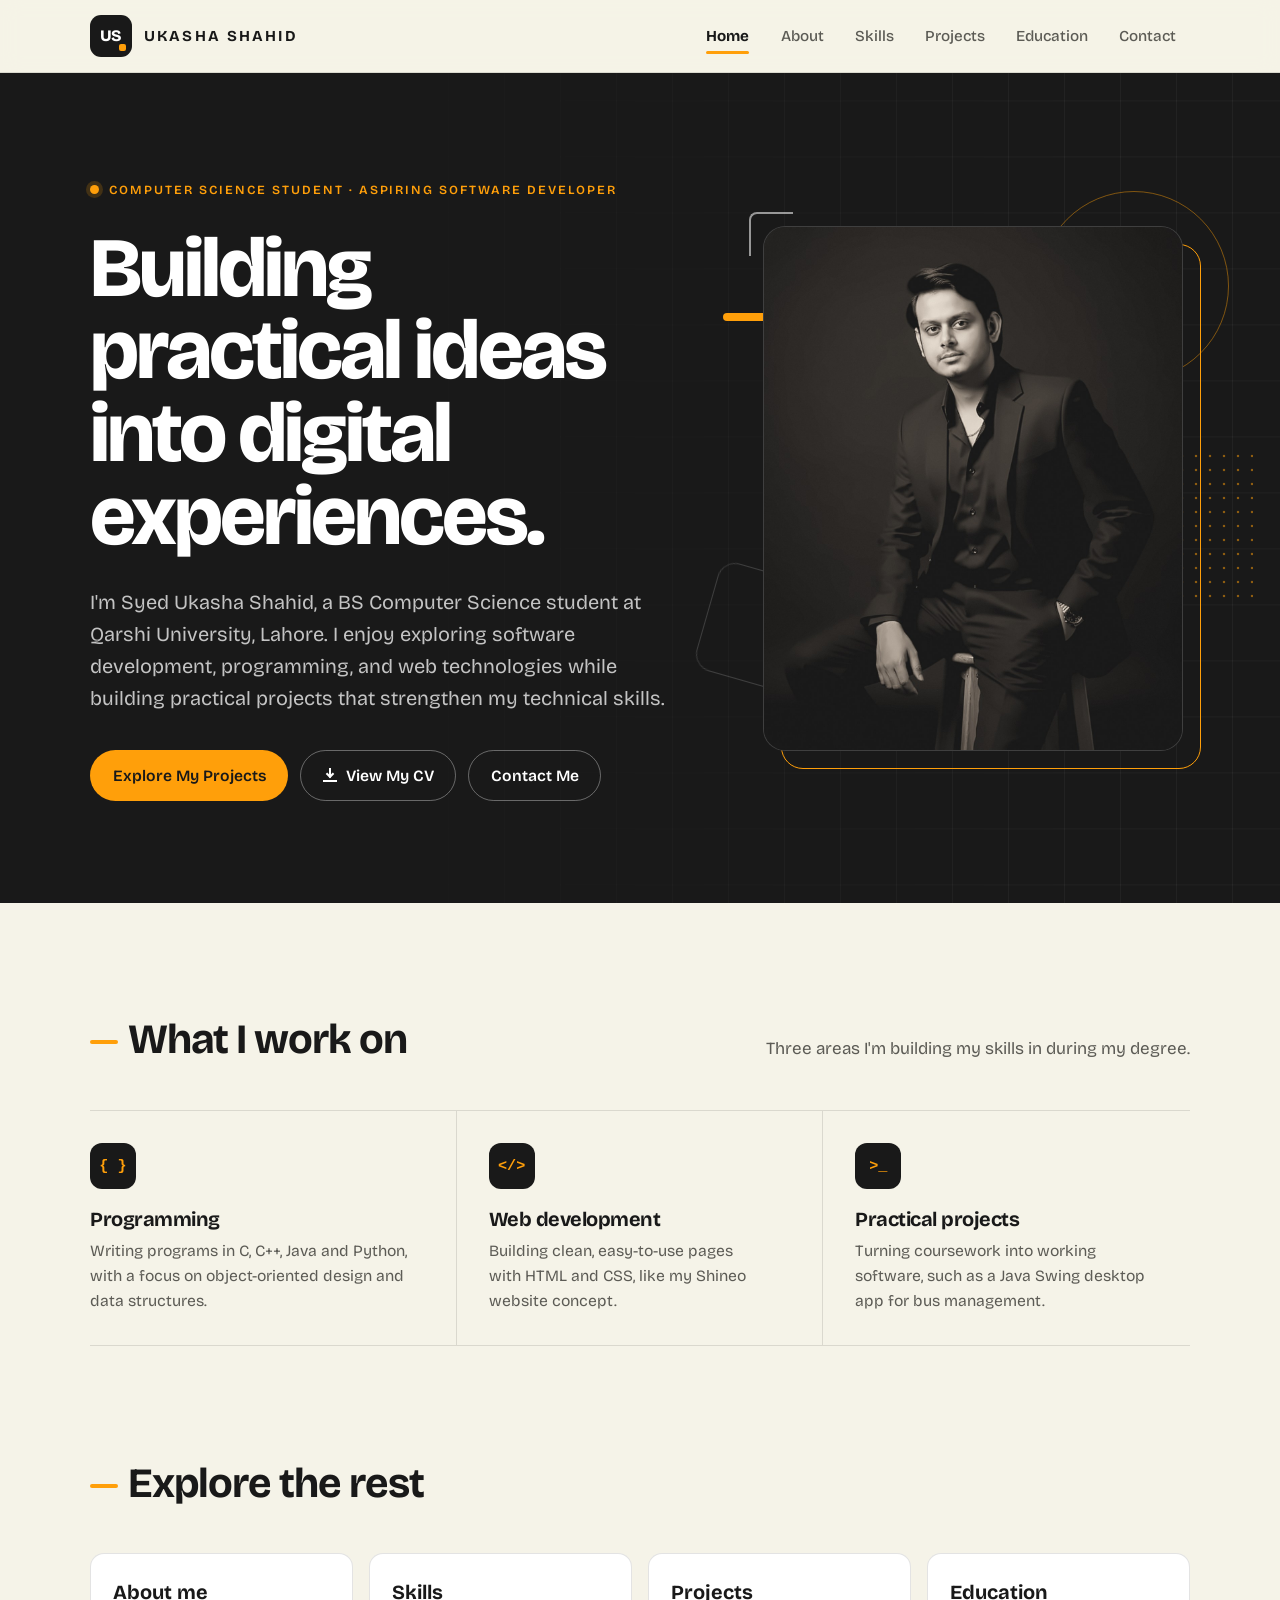
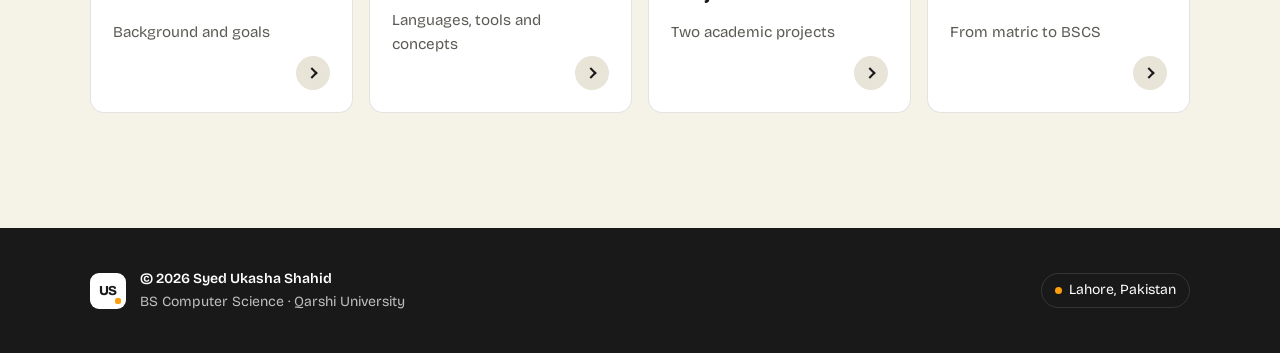
<file: index.html>
<!DOCTYPE html>
<html lang="en">
<head>
  <meta charset="UTF-8">
  <meta name="viewport" content="width=device-width, initial-scale=1">
  <title>Syed Ukasha Shahid — Computer Science Student</title>
  <meta name="description" content="Portfolio of Syed Ukasha Shahid, BS Computer Science student at Qarshi University, Lahore.">
  <link rel="icon" href="data:image/svg+xml,%3Csvg xmlns='http://www.w3.org/2000/svg' viewBox='0 0 64 64'%3E%3Crect width='64' height='64' rx='16' fill='%23191919'/%3E%3Ctext x='29' y='42' font-family='Arial,sans-serif' font-size='26' font-weight='700' fill='%23fff' text-anchor='middle'%3EUS%3C/text%3E%3Crect x='46' y='46' width='9' height='9' rx='2' fill='%23FF9F0A'/%3E%3C/svg%3E">

  <!-- Font: Bricolage Grotesque from Google Fonts.
       If you are offline, the site falls back to your system font automatically. -->
  <link rel="preconnect" href="https://fonts.googleapis.com">
  <link rel="preconnect" href="https://fonts.gstatic.com" crossorigin>
  <link href="https://fonts.googleapis.com/css2?family=Bricolage+Grotesque:opsz,wght@12..96,400..800&display=swap" rel="stylesheet">

  <link rel="stylesheet" href="style.css">
  <!-- Marks that JavaScript is available (lets the mobile menu collapse and
       the animations run). If script.js ever fails to load, the timer makes
       sure no animated content stays hidden. -->
  <script>
    document.documentElement.classList.add("js");
    setTimeout(function () {
      if (!document.documentElement.classList.contains("motion-ready")) {
        document.documentElement.classList.add("motion-fallback");
      }
    }, 2500);
  </script>
  <script src="script.js" defer></script>
</head>
<body>
  <a class="skip-link" href="#main">Skip to content</a>

  <!-- ===== Shared header ===== -->
  <header class="site-header">
    <div class="container nav">
      <a class="brand" href="index.html" aria-label="Ukasha Shahid, home">
        <span class="monogram" aria-hidden="true">US</span>
        <span class="brand-name">UKASHA SHAHID</span>
      </a>

      <button class="nav-toggle" type="button" aria-expanded="false" aria-controls="nav-menu" aria-label="Open menu">
        <span class="nav-toggle-bars" aria-hidden="true"></span>
      </button>

      <nav aria-label="Main">
        <ul class="nav-links" id="nav-menu">
          <li><a href="index.html" aria-current="page">Home</a></li>
          <li><a href="about.html">About</a></li>
          <li><a href="skills.html">Skills</a></li>
          <li><a href="projects.html">Projects</a></li>
          <li><a href="education.html">Education</a></li>
          <li><a href="contact.html">Contact</a></li>
        </ul>
      </nav>
    </div>
  </header>

  <main id="main">
    <!-- ===== Hero ===== -->
    <section class="hero" aria-labelledby="hero-title" data-pointer-stage>
      <!-- Background grid; moves slightly slower than the page when scrolling -->
      <div class="hero-bg" aria-hidden="true" data-parallax="0.12"></div>

      <div class="container hero-grid">
        <div class="hero-text">
          <p class="hero-kicker" data-enter>COMPUTER SCIENCE STUDENT · ASPIRING SOFTWARE DEVELOPER</p>
          <h1 id="hero-title" data-enter="title">Building practical ideas into digital experiences.</h1>
          <p class="hero-intro" data-enter>
            I'm Syed Ukasha Shahid, a BS Computer Science student at Qarshi University, Lahore.
            I enjoy exploring software development, programming, and web technologies while
            building practical projects that strengthen my technical skills.
          </p>

          <div class="hero-actions" data-enter>
            <a class="btn btn-primary" href="projects.html">Explore My Projects</a>
            <!-- CV DOWNLOAD: place your PDF at assets/Syed_Ukasha_Shahid_CV.pdf
                 (same folder name and file name) for this button to work. -->
            <a class="btn btn-ghost-light" href="assets/Syed_Ukasha_Shahid_CV.pdf" download>
              <span class="icon-download" aria-hidden="true"></span>
              View My CV
            </a>
            <a class="btn btn-ghost-light" href="contact.html">Contact Me</a>
          </div>
        </div>

        <div class="portrait-stage">
          <!-- Decorative shapes behind the portrait.
               The wrapper drifts on scroll; each shape drifts with the pointer
               by a different amount (--depth) to create layers. -->
          <div class="hero-shapes" aria-hidden="true" data-parallax="-0.08">
            <span class="shape shape-ring" style="--depth: 0.9"></span>
            <span class="shape shape-square" style="--depth: 0.5"></span>
            <span class="shape shape-dots" style="--depth: 1.3"></span>
            <span class="shape shape-bar" style="--depth: 0.7"></span>
          </div>

          <figure class="portrait" data-enter="portrait">
            <!-- PROFILE PHOTO: replace assets/profile.jpg to change the picture.
                 A 4:5 portrait (for example 1200 x 1500 px) fits this frame best. -->
            <div class="portrait-layer">
              <div class="portrait-float">
                <div class="portrait-frame" data-photo-frame>
                  <img src="assets/profile.jpg"
                       alt="Portrait of Syed Ukasha Shahid in a dark suit, seated against a dark studio background"
                       width="1246" height="1558">
                  <span class="portrait-placeholder" aria-hidden="true">US</span>
                </div>
                <span class="portrait-badge">BSCS · CLASS OF 2028</span>
              </div>
            </div>
          </figure>
        </div>
      </div>
    </section>

    <!-- ===== Interests ===== -->
    <section class="section" aria-labelledby="interests-title">
      <div class="container">
        <div class="section-head">
          <h2 id="interests-title" data-reveal="heading"><span class="tick" aria-hidden="true"></span>What I work on</h2>
          <p data-reveal>Three areas I'm building my skills in during my degree.</p>
        </div>

        <div class="interests" data-stagger>
          <article class="interest" data-reveal="depth">
            <span class="interest-glyph" aria-hidden="true">{ }</span>
            <h3>Programming</h3>
            <p>Writing programs in C, C++, Java and Python, with a focus on object-oriented design and data structures.</p>
          </article>
          <article class="interest" data-reveal="depth">
            <span class="interest-glyph" aria-hidden="true">&lt;/&gt;</span>
            <h3>Web development</h3>
            <p>Building clean, easy-to-use pages with HTML and CSS, like my Shineo website concept.</p>
          </article>
          <article class="interest" data-reveal="depth">
            <span class="interest-glyph" aria-hidden="true">&gt;_</span>
            <h3>Practical projects</h3>
            <p>Turning coursework into working software, such as a Java Swing desktop app for bus management.</p>
          </article>
        </div>
      </div>
    </section>

    <!-- ===== Links to the other pages ===== -->
    <section class="section flush-top" aria-labelledby="explore-title">
      <div class="container">
        <div class="section-head">
          <h2 id="explore-title" data-reveal="heading"><span class="tick" aria-hidden="true"></span>Explore the rest</h2>
        </div>
        <div class="explore" data-stagger>
          <a href="about.html" data-reveal="depth"><strong>About me</strong><span>Background and goals</span><i class="go" aria-hidden="true"></i></a>
          <a href="skills.html" data-reveal="depth"><strong>Skills</strong><span>Languages, tools and concepts</span><i class="go" aria-hidden="true"></i></a>
          <a href="projects.html" data-reveal="depth"><strong>Projects</strong><span>Two academic projects</span><i class="go" aria-hidden="true"></i></a>
          <a href="education.html" data-reveal="depth"><strong>Education</strong><span>From matric to BSCS</span><i class="go" aria-hidden="true"></i></a>
        </div>
      </div>
    </section>
  </main>

  <!-- ===== Shared footer ===== -->
  <footer class="site-footer">
    <div class="container footer-inner">
      <div class="footer-brand">
        <span class="monogram" aria-hidden="true">US</span>
        <p class="footer-copy"><strong>© 2026 Syed Ukasha Shahid</strong>BS Computer Science · Qarshi University</p>
      </div>
      <span class="footer-place">Lahore, Pakistan</span>
    </div>
  </footer>
</body>
</html>
</file>
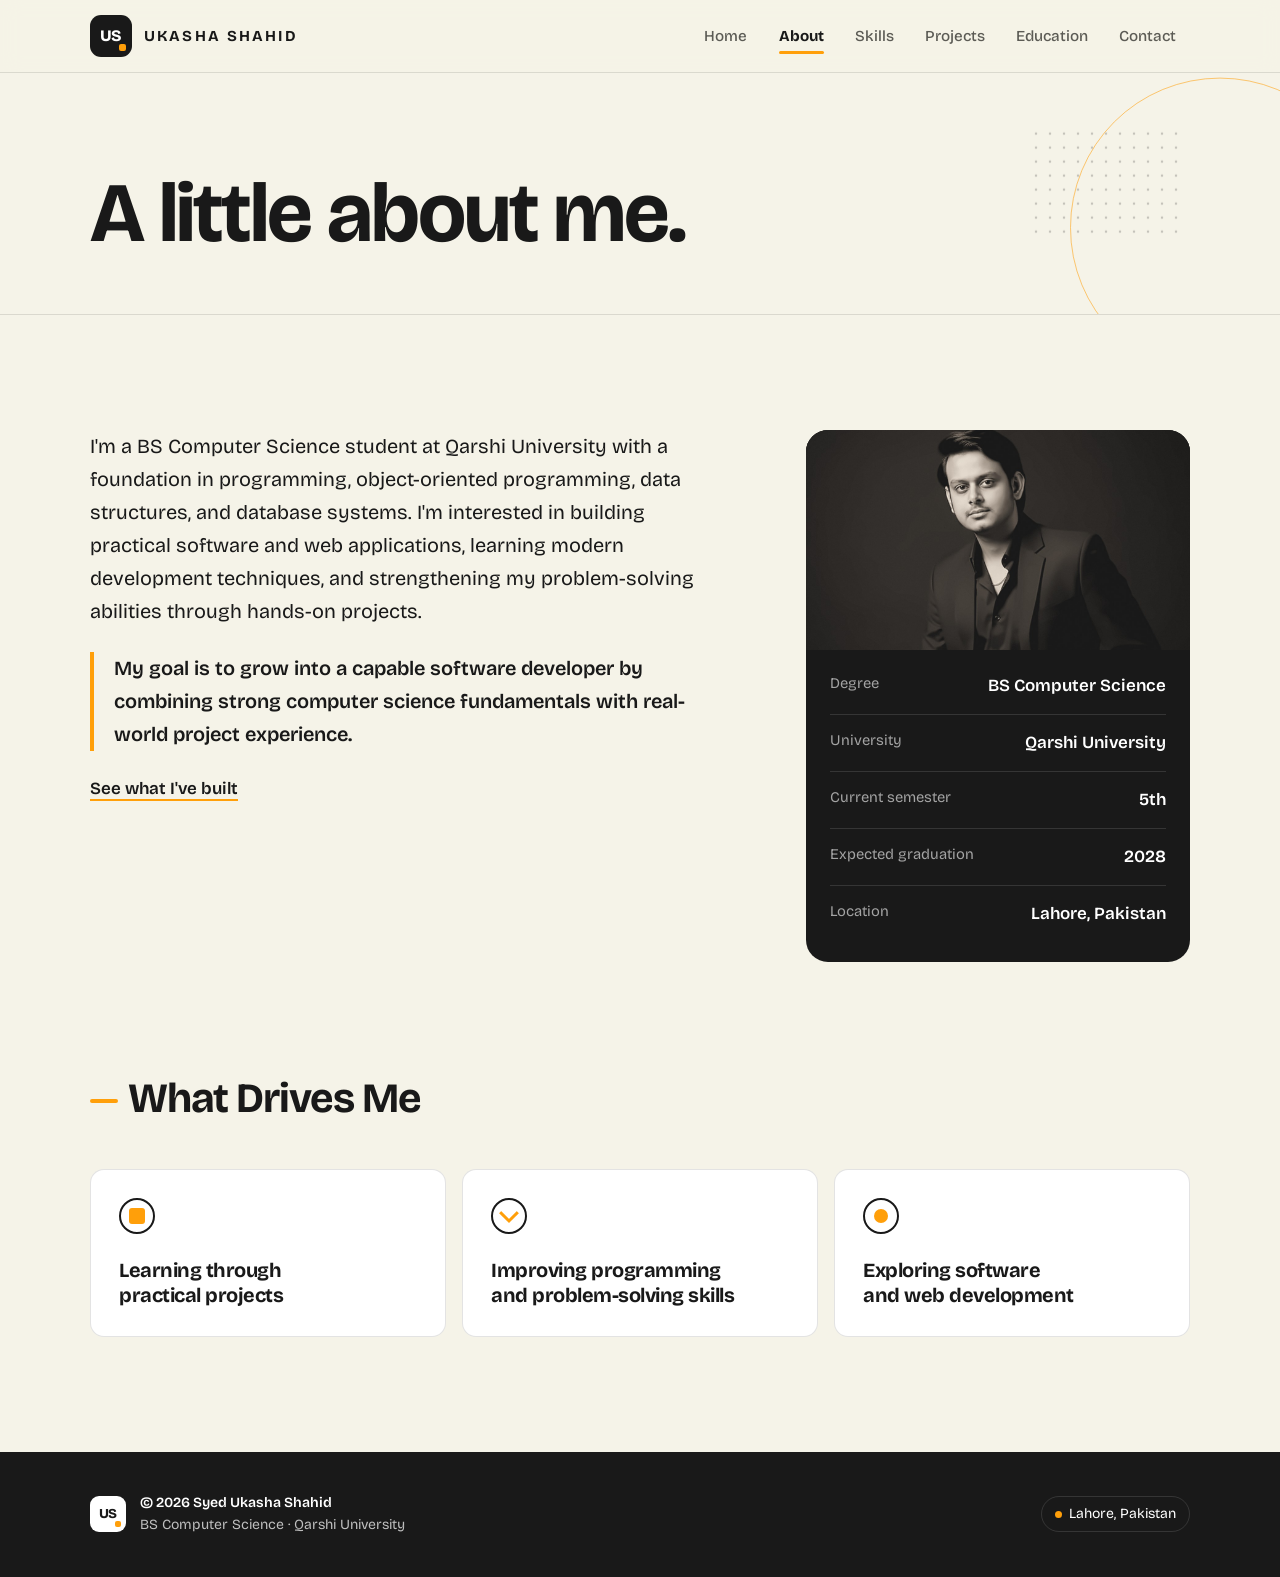
<file: about.html>
<!DOCTYPE html>
<html lang="en">
<head>
  <meta charset="UTF-8">
  <meta name="viewport" content="width=device-width, initial-scale=1">
  <title>About — Syed Ukasha Shahid</title>
  <meta name="description" content="About Syed Ukasha Shahid, BS Computer Science student at Qarshi University, Lahore.">
  <link rel="icon" href="data:image/svg+xml,%3Csvg xmlns='http://www.w3.org/2000/svg' viewBox='0 0 64 64'%3E%3Crect width='64' height='64' rx='16' fill='%23191919'/%3E%3Ctext x='29' y='42' font-family='Arial,sans-serif' font-size='26' font-weight='700' fill='%23fff' text-anchor='middle'%3EUS%3C/text%3E%3Crect x='46' y='46' width='9' height='9' rx='2' fill='%23FF9F0A'/%3E%3C/svg%3E">
  <link rel="preconnect" href="https://fonts.googleapis.com">
  <link rel="preconnect" href="https://fonts.gstatic.com" crossorigin>
  <link href="https://fonts.googleapis.com/css2?family=Bricolage+Grotesque:opsz,wght@12..96,400..800&display=swap" rel="stylesheet">
  <link rel="stylesheet" href="style.css">
  <!-- Marks that JavaScript is available (lets the mobile menu collapse and
       the animations run). If script.js ever fails to load, the timer makes
       sure no animated content stays hidden. -->
  <script>
    document.documentElement.classList.add("js");
    setTimeout(function () {
      if (!document.documentElement.classList.contains("motion-ready")) {
        document.documentElement.classList.add("motion-fallback");
      }
    }, 2500);
  </script>
  <script src="script.js" defer></script>
</head>
<body>
  <a class="skip-link" href="#main">Skip to content</a>

  <!-- ===== Shared header ===== -->
  <header class="site-header">
    <div class="container nav">
      <a class="brand" href="index.html" aria-label="Ukasha Shahid, home">
        <span class="monogram" aria-hidden="true">US</span>
        <span class="brand-name">UKASHA SHAHID</span>
      </a>

      <button class="nav-toggle" type="button" aria-expanded="false" aria-controls="nav-menu" aria-label="Open menu">
        <span class="nav-toggle-bars" aria-hidden="true"></span>
      </button>

      <nav aria-label="Main">
        <ul class="nav-links" id="nav-menu">
          <li><a href="index.html">Home</a></li>
          <li><a href="about.html" aria-current="page">About</a></li>
          <li><a href="skills.html">Skills</a></li>
          <li><a href="projects.html">Projects</a></li>
          <li><a href="education.html">Education</a></li>
          <li><a href="contact.html">Contact</a></li>
        </ul>
      </nav>
    </div>
  </header>

  <main id="main">
    <section class="page-intro">
      <!-- Decorative shapes; drift slightly on scroll -->
      <div class="intro-deco" aria-hidden="true" data-parallax="-0.15">
        <span class="deco-ring"></span>
        <span class="deco-dots"></span>
      </div>
      <div class="container">
        <h1 data-enter="title">A little about me.</h1>
      </div>
    </section>

    <section class="section">
      <div class="container about-grid">
        <div class="about-copy" data-stagger>
          <p data-reveal>
            I'm a BS Computer Science student at Qarshi University with a foundation in programming,
            object-oriented programming, data structures, and database systems. I'm interested in
            building practical software and web applications, learning modern development techniques,
            and strengthening my problem-solving abilities through hands-on projects.
          </p>
          <p class="goal" data-reveal>
            My goal is to grow into a capable software developer by combining strong computer science
            fundamentals with real-world project experience.
          </p>
          <p class="about-more" data-reveal>
            <a class="text-link" href="projects.html">See what I've built</a>
          </p>
        </div>

        <aside class="info-panel" aria-label="Quick facts" data-reveal="side">
          <div class="info-panel-photo" data-photo-frame>
            <img src="assets/profile.jpg" alt="Syed Ukasha Shahid" width="1246" height="1558" loading="lazy">
          </div>
          <dl>
            <div class="info-row"><dt>Degree</dt><dd>BS Computer Science</dd></div>
            <div class="info-row"><dt>University</dt><dd>Qarshi University</dd></div>
            <div class="info-row"><dt>Current semester</dt><dd>5th</dd></div>
            <div class="info-row"><dt>Expected graduation</dt><dd>2028</dd></div>
            <div class="info-row"><dt>Location</dt><dd>Lahore, Pakistan</dd></div>
          </dl>
        </aside>
      </div>
    </section>

    <section class="section flush-top" aria-labelledby="drives-title">
      <div class="container">
        <div class="section-head">
          <h2 id="drives-title" data-reveal="heading"><span class="tick" aria-hidden="true"></span>What Drives Me</h2>
        </div>
        <ul class="drives" data-stagger>
          <li class="drive" data-reveal="depth">
            <span class="drive-mark build" aria-hidden="true"></span>
            <h3>Learning through practical projects</h3>
          </li>
          <li class="drive" data-reveal="depth">
            <span class="drive-mark solve" aria-hidden="true"></span>
            <h3>Improving programming and problem-solving skills</h3>
          </li>
          <li class="drive" data-reveal="depth">
            <span class="drive-mark explore-mark" aria-hidden="true"></span>
            <h3>Exploring software and web development</h3>
          </li>
        </ul>
      </div>
    </section>
  </main>

  <!-- ===== Shared footer ===== -->
  <footer class="site-footer">
    <div class="container footer-inner">
      <div class="footer-brand">
        <span class="monogram" aria-hidden="true">US</span>
        <p class="footer-copy"><strong>© 2026 Syed Ukasha Shahid</strong>BS Computer Science · Qarshi University</p>
      </div>
      <span class="footer-place">Lahore, Pakistan</span>
    </div>
  </footer>
</body>
</html>
</file>
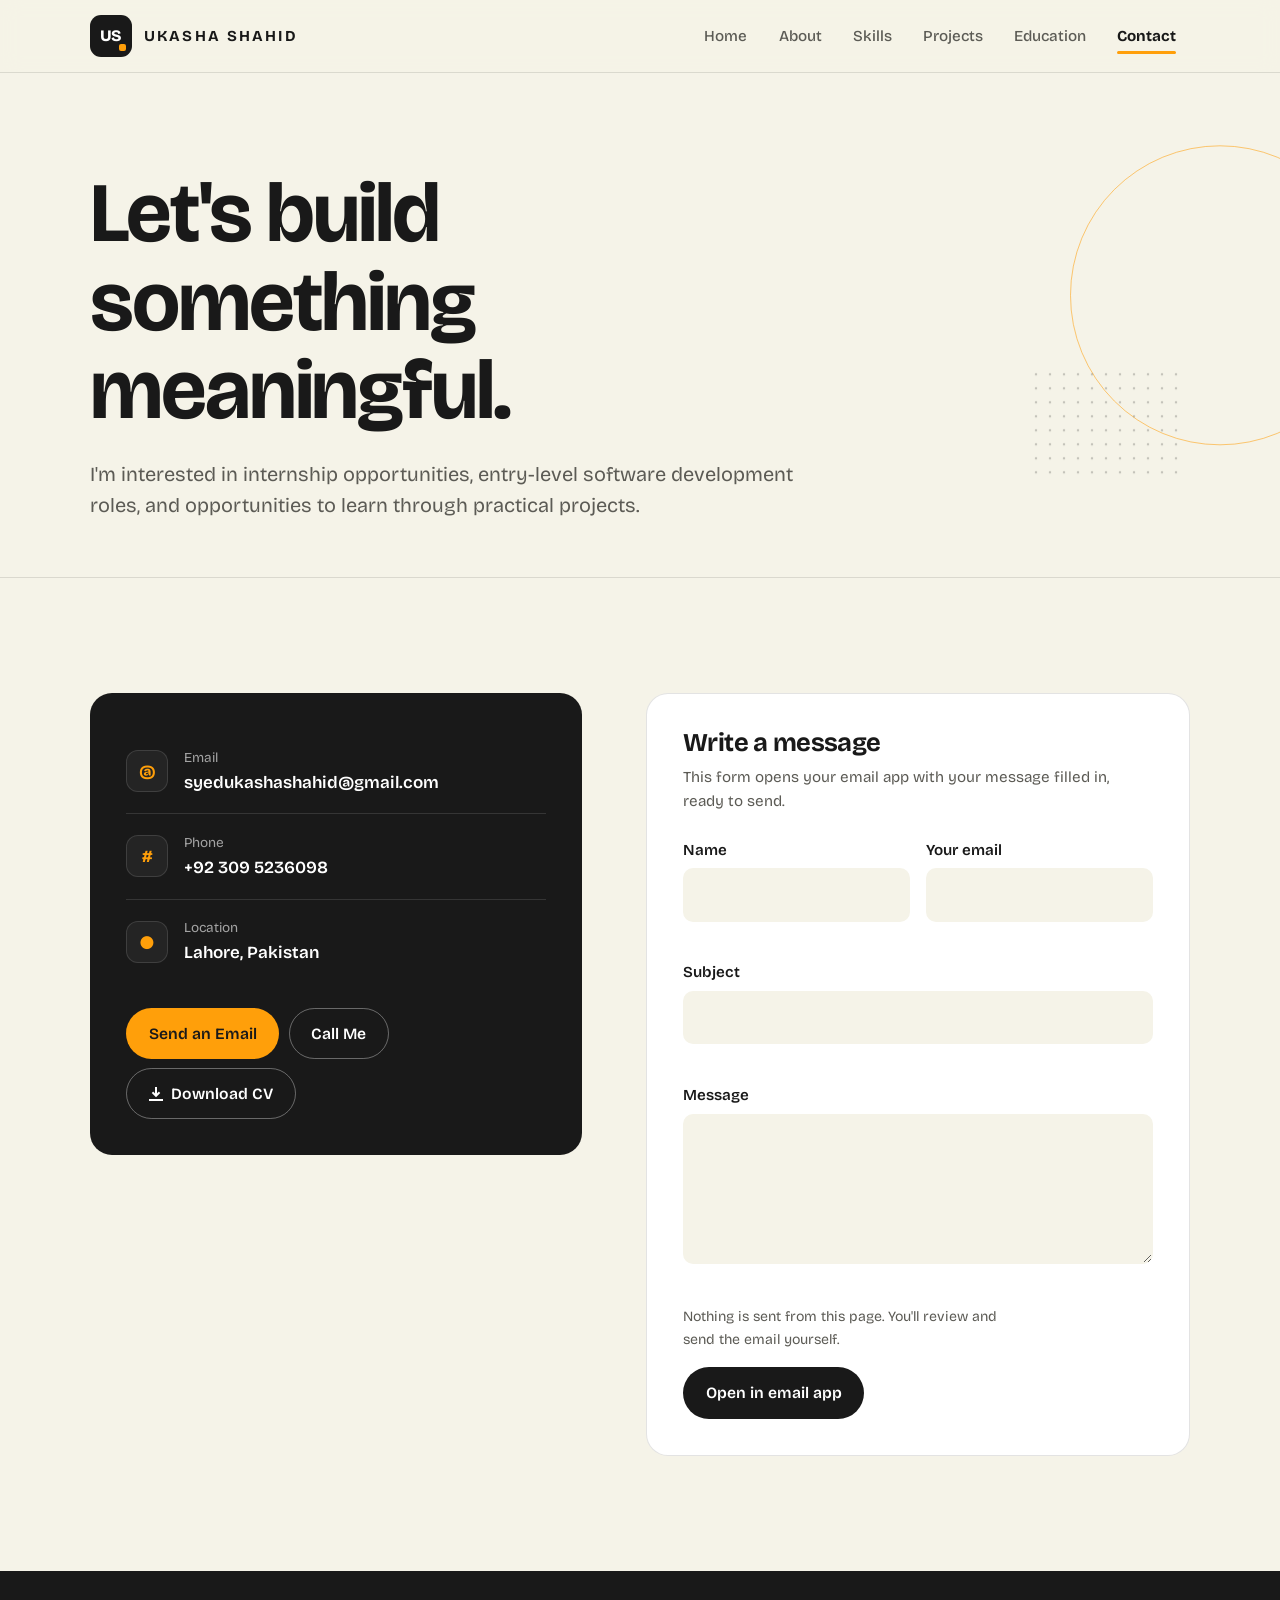
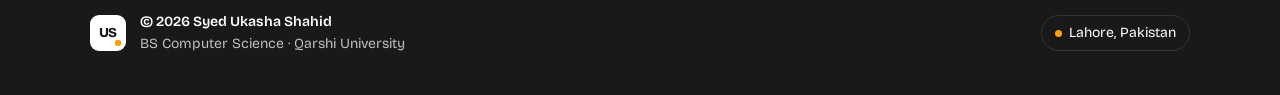
<file: contact.html>
<!DOCTYPE html>
<html lang="en">
<head>
  <meta charset="UTF-8">
  <meta name="viewport" content="width=device-width, initial-scale=1">
  <title>Contact — Syed Ukasha Shahid</title>
  <meta name="description" content="Contact Syed Ukasha Shahid about internships and entry-level software development roles.">
  <link rel="icon" href="data:image/svg+xml,%3Csvg xmlns='http://www.w3.org/2000/svg' viewBox='0 0 64 64'%3E%3Crect width='64' height='64' rx='16' fill='%23191919'/%3E%3Ctext x='29' y='42' font-family='Arial,sans-serif' font-size='26' font-weight='700' fill='%23fff' text-anchor='middle'%3EUS%3C/text%3E%3Crect x='46' y='46' width='9' height='9' rx='2' fill='%23FF9F0A'/%3E%3C/svg%3E">
  <link rel="preconnect" href="https://fonts.googleapis.com">
  <link rel="preconnect" href="https://fonts.gstatic.com" crossorigin>
  <link href="https://fonts.googleapis.com/css2?family=Bricolage+Grotesque:opsz,wght@12..96,400..800&display=swap" rel="stylesheet">
  <link rel="stylesheet" href="style.css">
  <!-- Marks that JavaScript is available (lets the mobile menu collapse and
       the animations run). If script.js ever fails to load, the timer makes
       sure no animated content stays hidden. -->
  <script>
    document.documentElement.classList.add("js");
    setTimeout(function () {
      if (!document.documentElement.classList.contains("motion-ready")) {
        document.documentElement.classList.add("motion-fallback");
      }
    }, 2500);
  </script>
  <script src="script.js" defer></script>
</head>
<body>
  <a class="skip-link" href="#main">Skip to content</a>

  <!-- ===== Shared header ===== -->
  <header class="site-header">
    <div class="container nav">
      <a class="brand" href="index.html" aria-label="Ukasha Shahid, home">
        <span class="monogram" aria-hidden="true">US</span>
        <span class="brand-name">UKASHA SHAHID</span>
      </a>

      <button class="nav-toggle" type="button" aria-expanded="false" aria-controls="nav-menu" aria-label="Open menu">
        <span class="nav-toggle-bars" aria-hidden="true"></span>
      </button>

      <nav aria-label="Main">
        <ul class="nav-links" id="nav-menu">
          <li><a href="index.html">Home</a></li>
          <li><a href="about.html">About</a></li>
          <li><a href="skills.html">Skills</a></li>
          <li><a href="projects.html">Projects</a></li>
          <li><a href="education.html">Education</a></li>
          <li><a href="contact.html" aria-current="page">Contact</a></li>
        </ul>
      </nav>
    </div>
  </header>

  <main id="main">
    <section class="page-intro">
      <!-- Decorative shapes; drift slightly on scroll -->
      <div class="intro-deco" aria-hidden="true" data-parallax="-0.15">
        <span class="deco-ring"></span>
        <span class="deco-dots"></span>
      </div>
      <div class="container">
        <h1 data-enter="title">Let's build something meaningful.</h1>
        <p class="lede" data-enter>
          I'm interested in internship opportunities, entry-level software development roles,
          and opportunities to learn through practical projects.
        </p>
      </div>
    </section>

    <section class="section">
      <div class="container contact-grid" data-stagger>

        <!-- Contact details -->
        <aside class="contact-card" aria-label="Contact details" data-reveal="depth">
          <ul class="contact-list">
            <li>
              <a href="mailto:syedukashashahid@gmail.com">
                <span class="c-icon" aria-hidden="true">@</span>
                <span><small>Email</small><strong>syedukashashahid<wbr>@gmail.com</strong></span>
              </a>
            </li>
            <li>
              <a href="tel:+923095236098">
                <span class="c-icon" aria-hidden="true">#</span>
                <span><small>Phone</small><strong>+92 309 5236098</strong></span>
              </a>
            </li>
            <li>
              <div class="contact-static">
                <span class="c-icon" aria-hidden="true">&#9679;</span>
                <span><small>Location</small><strong>Lahore, Pakistan</strong></span>
              </div>
            </li>
          </ul>

          <div class="contact-actions">
            <a class="btn btn-primary" href="mailto:syedukashashahid@gmail.com">Send an Email</a>
            <a class="btn btn-ghost-light" href="tel:+923095236098">Call Me</a>
            <!-- CV DOWNLOAD: place your PDF at assets/Syed_Ukasha_Shahid_CV.pdf
                 (same folder name and file name) for this button to work. -->
            <a class="btn btn-ghost-light" href="assets/Syed_Ukasha_Shahid_CV.pdf" download>
              <span class="icon-download" aria-hidden="true"></span>
              Download CV
            </a>
          </div>

          <!-- SOCIAL LINKS: remove the comment markers and paste your real URLs
               when you have them.
          <div class="social-links">
            <a class="btn btn-ghost-light" href="https://www.linkedin.com/in/YOUR-PROFILE">LinkedIn</a>
            <a class="btn btn-ghost-light" href="https://github.com/YOUR-USERNAME">GitHub</a>
          </div>
          -->
        </aside>

        <!-- Contact form -->
        <section class="form-card" aria-labelledby="form-title" data-reveal="depth">
          <h2 id="form-title">Write a message</h2>
          <p>This form opens your email app with your message filled in, ready to send.</p>

          <form id="contact-form" action="mailto:syedukashashahid@gmail.com" method="post" enctype="text/plain" novalidate>
            <div class="form-grid">
              <div class="field">
                <label for="name">Name</label>
                <input id="name" name="name" type="text" autocomplete="name" required aria-describedby="name-error">
                <span class="field-error" id="name-error" aria-live="polite"></span>
              </div>
              <div class="field">
                <label for="email">Your email</label>
                <input id="email" name="email" type="email" autocomplete="email" required aria-describedby="email-error">
                <span class="field-error" id="email-error" aria-live="polite"></span>
              </div>
              <div class="field full">
                <label for="subject">Subject</label>
                <input id="subject" name="subject" type="text" required aria-describedby="subject-error">
                <span class="field-error" id="subject-error" aria-live="polite"></span>
              </div>
              <div class="field full">
                <label for="message">Message</label>
                <textarea id="message" name="message" required aria-describedby="message-error"></textarea>
                <span class="field-error" id="message-error" aria-live="polite"></span>
              </div>
            </div>

            <div class="form-foot">
              <p class="form-hint">Nothing is sent from this page. You'll review and send the email yourself.</p>
              <button class="btn btn-dark" type="submit">Open in email app</button>
            </div>

            <p class="form-status" id="form-status" role="status" aria-live="polite"></p>
          </form>
        </section>

      </div>
    </section>
  </main>

  <!-- ===== Shared footer ===== -->
  <footer class="site-footer">
    <div class="container footer-inner">
      <div class="footer-brand">
        <span class="monogram" aria-hidden="true">US</span>
        <p class="footer-copy"><strong>© 2026 Syed Ukasha Shahid</strong>BS Computer Science · Qarshi University</p>
      </div>
      <span class="footer-place">Lahore, Pakistan</span>
    </div>
  </footer>
</body>
</html>
</file>
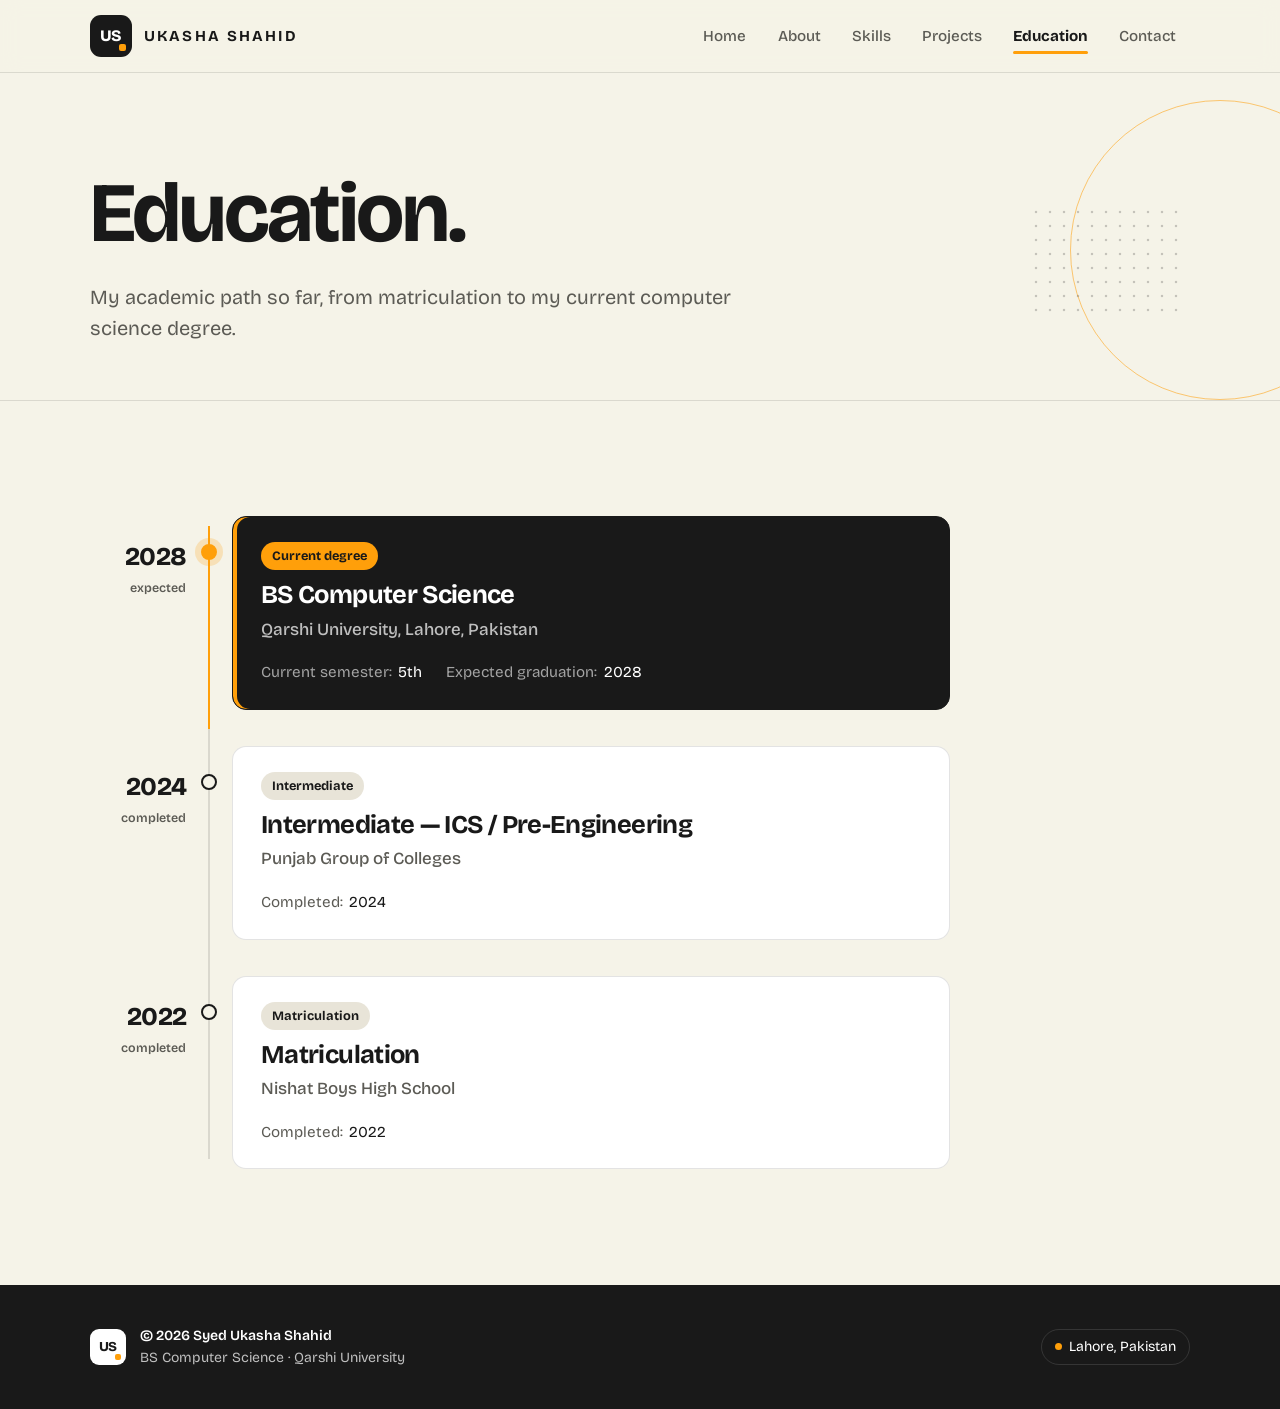
<file: education.html>
<!DOCTYPE html>
<html lang="en">
<head>
  <meta charset="UTF-8">
  <meta name="viewport" content="width=device-width, initial-scale=1">
  <title>Education — Syed Ukasha Shahid</title>
  <meta name="description" content="Education of Syed Ukasha Shahid: BS Computer Science at Qarshi University, Intermediate and Matriculation.">
  <link rel="icon" href="data:image/svg+xml,%3Csvg xmlns='http://www.w3.org/2000/svg' viewBox='0 0 64 64'%3E%3Crect width='64' height='64' rx='16' fill='%23191919'/%3E%3Ctext x='29' y='42' font-family='Arial,sans-serif' font-size='26' font-weight='700' fill='%23fff' text-anchor='middle'%3EUS%3C/text%3E%3Crect x='46' y='46' width='9' height='9' rx='2' fill='%23FF9F0A'/%3E%3C/svg%3E">
  <link rel="preconnect" href="https://fonts.googleapis.com">
  <link rel="preconnect" href="https://fonts.gstatic.com" crossorigin>
  <link href="https://fonts.googleapis.com/css2?family=Bricolage+Grotesque:opsz,wght@12..96,400..800&display=swap" rel="stylesheet">
  <link rel="stylesheet" href="style.css">
  <!-- Marks that JavaScript is available (lets the mobile menu collapse and
       the animations run). If script.js ever fails to load, the timer makes
       sure no animated content stays hidden. -->
  <script>
    document.documentElement.classList.add("js");
    setTimeout(function () {
      if (!document.documentElement.classList.contains("motion-ready")) {
        document.documentElement.classList.add("motion-fallback");
      }
    }, 2500);
  </script>
  <script src="script.js" defer></script>
</head>
<body>
  <a class="skip-link" href="#main">Skip to content</a>

  <!-- ===== Shared header ===== -->
  <header class="site-header">
    <div class="container nav">
      <a class="brand" href="index.html" aria-label="Ukasha Shahid, home">
        <span class="monogram" aria-hidden="true">US</span>
        <span class="brand-name">UKASHA SHAHID</span>
      </a>

      <button class="nav-toggle" type="button" aria-expanded="false" aria-controls="nav-menu" aria-label="Open menu">
        <span class="nav-toggle-bars" aria-hidden="true"></span>
      </button>

      <nav aria-label="Main">
        <ul class="nav-links" id="nav-menu">
          <li><a href="index.html">Home</a></li>
          <li><a href="about.html">About</a></li>
          <li><a href="skills.html">Skills</a></li>
          <li><a href="projects.html">Projects</a></li>
          <li><a href="education.html" aria-current="page">Education</a></li>
          <li><a href="contact.html">Contact</a></li>
        </ul>
      </nav>
    </div>
  </header>

  <main id="main">
    <section class="page-intro">
      <!-- Decorative shapes; drift slightly on scroll -->
      <div class="intro-deco" aria-hidden="true" data-parallax="-0.15">
        <span class="deco-ring"></span>
        <span class="deco-dots"></span>
      </div>
      <div class="container">
        <h1 data-enter="title">Education.</h1>
        <p class="lede" data-enter>My academic path so far, from matriculation to my current computer science degree.</p>
      </div>
    </section>

    <section class="section">
      <div class="container">
        <ol class="timeline" data-reveal="line" data-stagger>

          <!-- Current degree (highlighted) -->
          <li class="tl-item current" data-reveal="left">
            <p class="tl-year">2028<small>expected</small></p>
            <article class="tl-card">
              <span class="tl-status">Current degree</span>
              <h2>BS Computer Science</h2>
              <p class="tl-school">Qarshi University, Lahore, Pakistan</p>
              <ul class="tl-facts">
                <li><span>Current semester:</span> 5th</li>
                <li><span>Expected graduation:</span> 2028</li>
              </ul>
            </article>
          </li>

          <!-- Intermediate -->
          <li class="tl-item" data-reveal="left">
            <p class="tl-year">2024<small>completed</small></p>
            <article class="tl-card">
              <span class="tl-status">Intermediate</span>
              <h2>Intermediate — ICS / Pre-Engineering</h2>
              <p class="tl-school">Punjab Group of Colleges</p>
              <ul class="tl-facts">
                <li><span>Completed:</span> 2024</li>
              </ul>
            </article>
          </li>

          <!-- Matriculation -->
          <li class="tl-item" data-reveal="left">
            <p class="tl-year">2022<small>completed</small></p>
            <article class="tl-card">
              <span class="tl-status">Matriculation</span>
              <h2>Matriculation</h2>
              <p class="tl-school">Nishat Boys High School</p>
              <ul class="tl-facts">
                <li><span>Completed:</span> 2022</li>
              </ul>
            </article>
          </li>

        </ol>
      </div>
    </section>
  </main>

  <!-- ===== Shared footer ===== -->
  <footer class="site-footer">
    <div class="container footer-inner">
      <div class="footer-brand">
        <span class="monogram" aria-hidden="true">US</span>
        <p class="footer-copy"><strong>© 2026 Syed Ukasha Shahid</strong>BS Computer Science · Qarshi University</p>
      </div>
      <span class="footer-place">Lahore, Pakistan</span>
    </div>
  </footer>
</body>
</html>
</file>
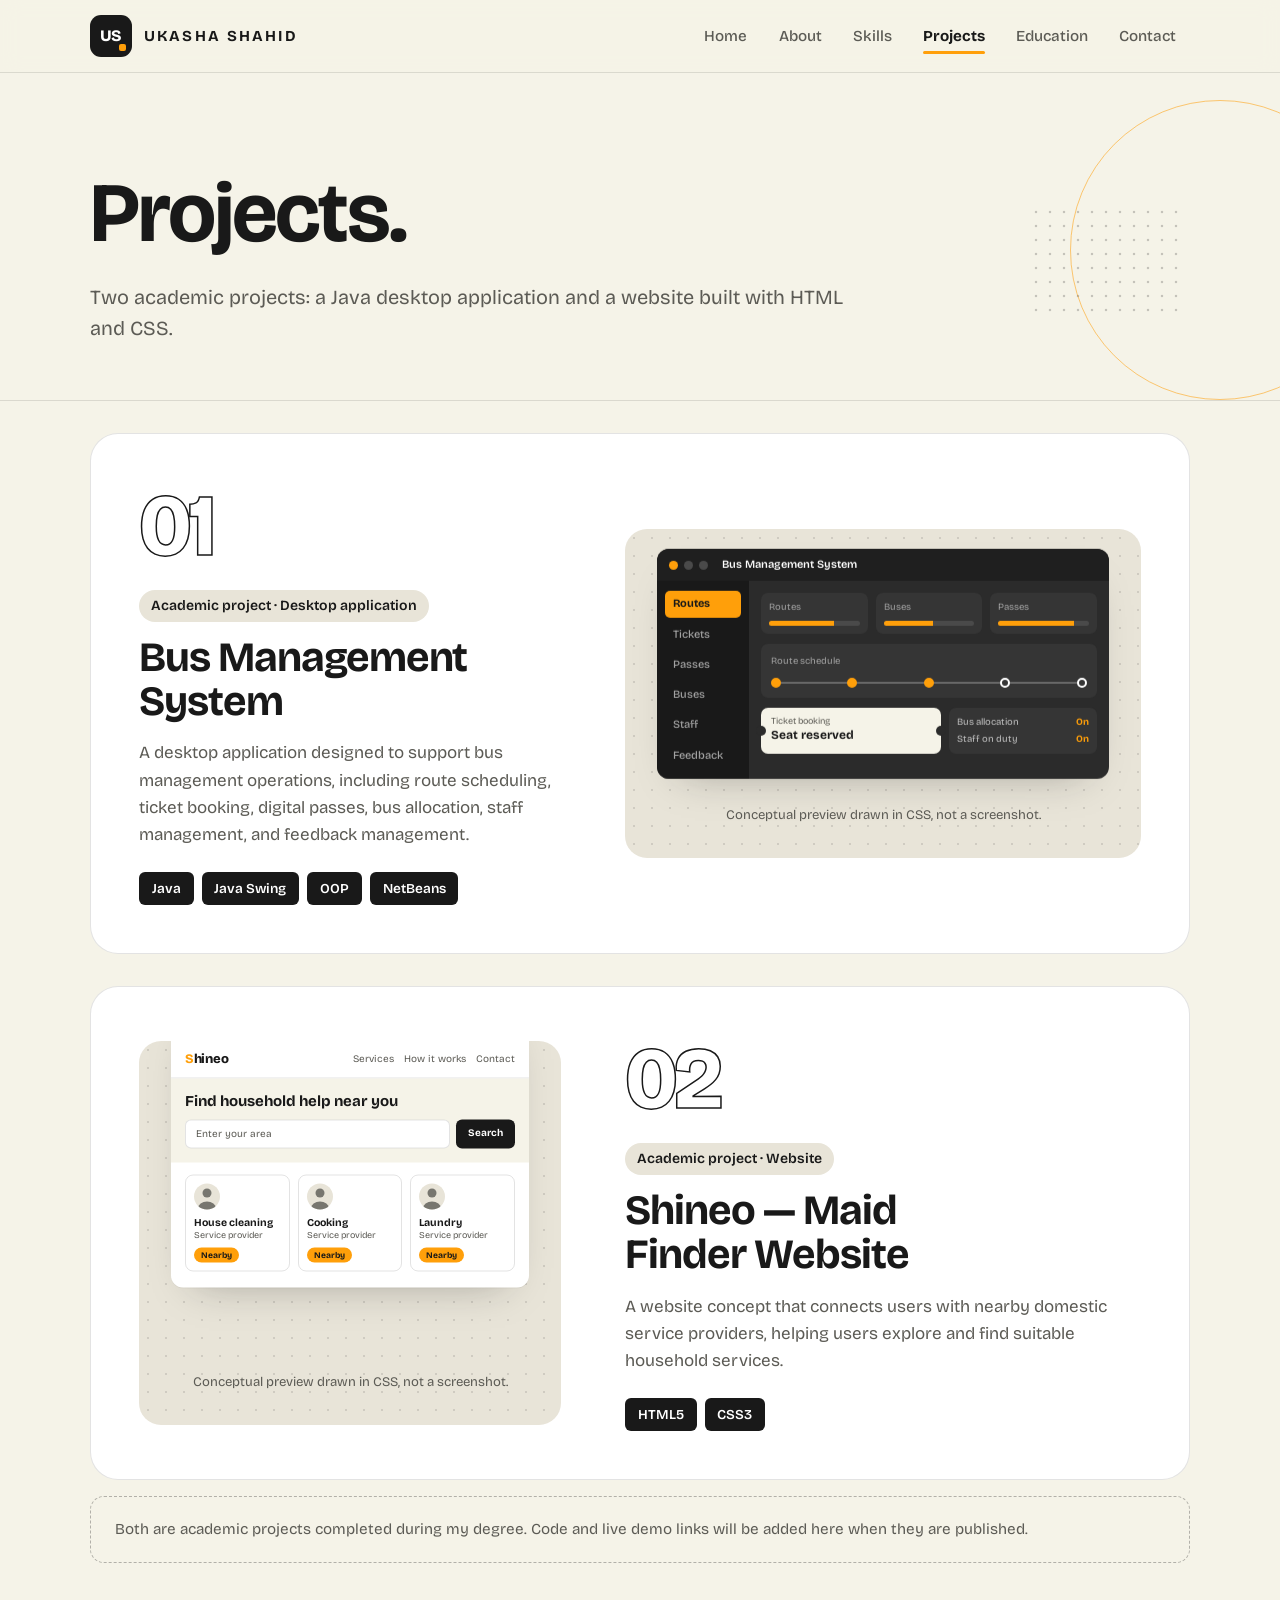
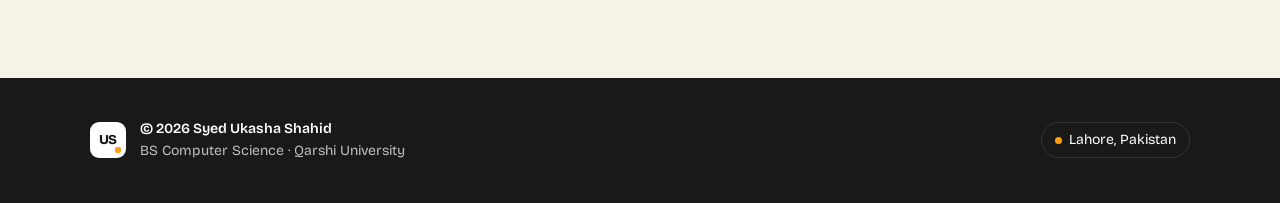
<file: projects.html>
<!DOCTYPE html>
<html lang="en">
<head>
  <meta charset="UTF-8">
  <meta name="viewport" content="width=device-width, initial-scale=1">
  <title>Projects — Syed Ukasha Shahid</title>
  <meta name="description" content="Academic projects by Syed Ukasha Shahid: Bus Management System and Shineo maid finder website.">
  <link rel="icon" href="data:image/svg+xml,%3Csvg xmlns='http://www.w3.org/2000/svg' viewBox='0 0 64 64'%3E%3Crect width='64' height='64' rx='16' fill='%23191919'/%3E%3Ctext x='29' y='42' font-family='Arial,sans-serif' font-size='26' font-weight='700' fill='%23fff' text-anchor='middle'%3EUS%3C/text%3E%3Crect x='46' y='46' width='9' height='9' rx='2' fill='%23FF9F0A'/%3E%3C/svg%3E">
  <link rel="preconnect" href="https://fonts.googleapis.com">
  <link rel="preconnect" href="https://fonts.gstatic.com" crossorigin>
  <link href="https://fonts.googleapis.com/css2?family=Bricolage+Grotesque:opsz,wght@12..96,400..800&display=swap" rel="stylesheet">
  <link rel="stylesheet" href="style.css">
  <!-- Marks that JavaScript is available (lets the mobile menu collapse and
       the animations run). If script.js ever fails to load, the timer makes
       sure no animated content stays hidden. -->
  <script>
    document.documentElement.classList.add("js");
    setTimeout(function () {
      if (!document.documentElement.classList.contains("motion-ready")) {
        document.documentElement.classList.add("motion-fallback");
      }
    }, 2500);
  </script>
  <script src="script.js" defer></script>
</head>
<body>
  <a class="skip-link" href="#main">Skip to content</a>

  <!-- ===== Shared header ===== -->
  <header class="site-header">
    <div class="container nav">
      <a class="brand" href="index.html" aria-label="Ukasha Shahid, home">
        <span class="monogram" aria-hidden="true">US</span>
        <span class="brand-name">UKASHA SHAHID</span>
      </a>

      <button class="nav-toggle" type="button" aria-expanded="false" aria-controls="nav-menu" aria-label="Open menu">
        <span class="nav-toggle-bars" aria-hidden="true"></span>
      </button>

      <nav aria-label="Main">
        <ul class="nav-links" id="nav-menu">
          <li><a href="index.html">Home</a></li>
          <li><a href="about.html">About</a></li>
          <li><a href="skills.html">Skills</a></li>
          <li><a href="projects.html" aria-current="page">Projects</a></li>
          <li><a href="education.html">Education</a></li>
          <li><a href="contact.html">Contact</a></li>
        </ul>
      </nav>
    </div>
  </header>

  <main id="main">
    <section class="page-intro">
      <!-- Decorative shapes; drift slightly on scroll -->
      <div class="intro-deco" aria-hidden="true" data-parallax="-0.15">
        <span class="deco-ring"></span>
        <span class="deco-dots"></span>
      </div>
      <div class="container">
        <h1 data-enter="title">Projects.</h1>
        <p class="lede" data-enter>Two academic projects: a Java desktop application and a website built with HTML and CSS.</p>
      </div>
    </section>

    <section class="section flush-top">
      <div class="container">

        <!-- ===== Project 01: Bus Management System ===== -->
        <article class="project" aria-labelledby="p1-title" data-reveal="lift">
          <!-- data-tilt: the card tilts gently toward the pointer on desktop -->
          <div class="project-card" data-tilt>
          <div class="project-info">
            <span class="project-num" aria-hidden="true">01</span>
            <span class="project-type">Academic project · Desktop application</span>
            <h2 id="p1-title">Bus Management System</h2>
            <p class="project-desc">
              A desktop application designed to support bus management operations, including route
              scheduling, ticket booking, digital passes, bus allocation, staff management, and
              feedback management.
            </p>
            <ul class="tags" aria-label="Technologies used">
              <li class="tag">Java</li>
              <li class="tag">Java Swing</li>
              <li class="tag">OOP</li>
              <li class="tag">NetBeans</li>
            </ul>
            <!-- Add a link here later if you publish the code, for example:
                 <p style="margin-top:1.5rem"><a class="text-link" href="YOUR-GITHUB-URL">View the code</a></p> -->
          </div>

          <figure class="preview">
            <!-- Conceptual interface drawn with HTML and CSS (not a screenshot) -->
            <div class="window bms" aria-hidden="true" data-parallax="0.05">
              <div class="window-bar"><i></i><i></i><i></i><span>Bus Management System</span></div>
              <div class="bms-body">
                <div class="bms-side">
                  <b class="on">Routes</b>
                  <b>Tickets</b>
                  <b>Passes</b>
                  <b>Buses</b>
                  <b>Staff</b>
                  <b>Feedback</b>
                </div>
                <div class="bms-main">
                  <div class="bms-stats">
                    <div class="bms-stat"><small>Routes</small><div class="bar" style="--w: 72%"></div></div>
                    <div class="bms-stat"><small>Buses</small><div class="bar" style="--w: 55%"></div></div>
                    <div class="bms-stat"><small>Passes</small><div class="bar" style="--w: 84%"></div></div>
                  </div>
                  <div class="bms-route">
                    <small>Route schedule</small>
                    <div class="route-line"><i class="done"></i><i class="done"></i><i class="done"></i><i></i><i></i></div>
                  </div>
                  <div class="bms-row">
                    <div class="ticket"><small>Ticket booking</small><strong>Seat reserved</strong></div>
                    <div class="alloc">
                      <span>Bus allocation <em>On</em></span>
                      <span>Staff on duty <em>On</em></span>
                    </div>
                  </div>
                </div>
              </div>
            </div>
            <figcaption class="preview-caption">Conceptual preview drawn in CSS, not a screenshot.</figcaption>
          </figure>
          </div>
        </article>

        <!-- ===== Project 02: Shineo ===== -->
        <article class="project reverse" aria-labelledby="p2-title" data-reveal="lift">
          <div class="project-card" data-tilt>
          <div class="project-info">
            <span class="project-num" aria-hidden="true">02</span>
            <span class="project-type">Academic project · Website</span>
            <h2 id="p2-title">Shineo — Maid Finder Website</h2>
            <p class="project-desc">
              A website concept that connects users with nearby domestic service providers, helping
              users explore and find suitable household services.
            </p>
            <ul class="tags" aria-label="Technologies used">
              <li class="tag">HTML5</li>
              <li class="tag">CSS3</li>
            </ul>
            <!-- Add a live demo link here later, for example:
                 <p style="margin-top:1.5rem"><a class="text-link" href="YOUR-DEMO-URL">Visit the site</a></p> -->
          </div>

          <figure class="preview">
            <!-- Conceptual interface drawn with HTML and CSS (not a screenshot) -->
            <div class="window shineo" aria-hidden="true" data-parallax="0.09">
              <div class="window-bar"><i></i><i></i><i></i><span class="url-pill">shineo</span></div>
              <div class="shineo-nav">
                <span class="shineo-logo">Shineo</span>
                <nav><span>Services</span><span>How it works</span><span>Contact</span></nav>
              </div>
              <div class="shineo-hero">
                <strong>Find household help near you</strong>
                <div class="shineo-search"><span>Enter your area</span><b>Search</b></div>
              </div>
              <div class="shineo-cards">
                <div class="svc"><div class="ava"></div><b>House cleaning</b><small>Service provider</small><span class="pill">Nearby</span></div>
                <div class="svc"><div class="ava"></div><b>Cooking</b><small>Service provider</small><span class="pill">Nearby</span></div>
                <div class="svc"><div class="ava"></div><b>Laundry</b><small>Service provider</small><span class="pill">Nearby</span></div>
              </div>
            </div>
            <figcaption class="preview-caption">Conceptual preview drawn in CSS, not a screenshot.</figcaption>
          </figure>
          </div>
        </article>

        <p class="projects-note" data-reveal>
          Both are academic projects completed during my degree. Code and live demo links will be added here when they are published.
        </p>
      </div>
    </section>
  </main>

  <!-- ===== Shared footer ===== -->
  <footer class="site-footer">
    <div class="container footer-inner">
      <div class="footer-brand">
        <span class="monogram" aria-hidden="true">US</span>
        <p class="footer-copy"><strong>© 2026 Syed Ukasha Shahid</strong>BS Computer Science · Qarshi University</p>
      </div>
      <span class="footer-place">Lahore, Pakistan</span>
    </div>
  </footer>
</body>
</html>
</file>
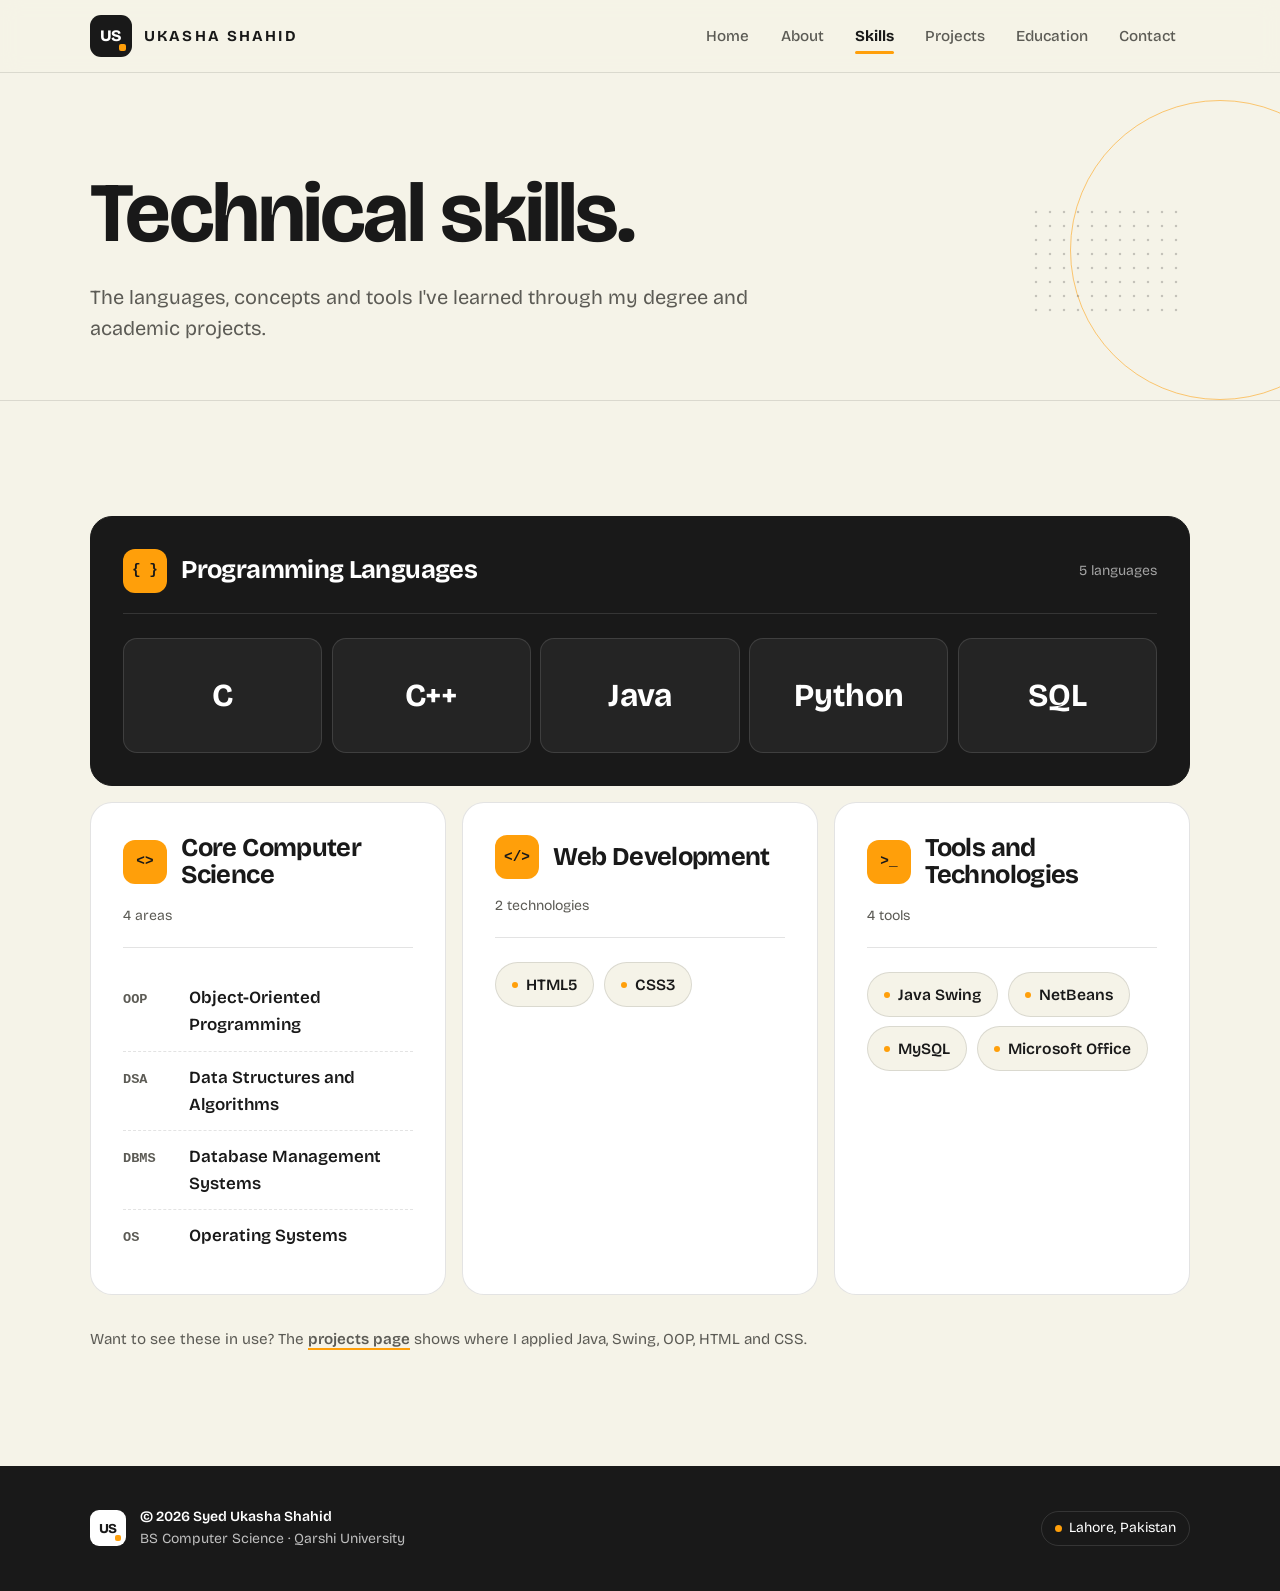
<file: skills.html>
<!DOCTYPE html>
<html lang="en">
<head>
  <meta charset="UTF-8">
  <meta name="viewport" content="width=device-width, initial-scale=1">
  <title>Skills — Syed Ukasha Shahid</title>
  <meta name="description" content="Technical skills of Syed Ukasha Shahid: programming languages, web development, core computer science and tools.">
  <link rel="icon" href="data:image/svg+xml,%3Csvg xmlns='http://www.w3.org/2000/svg' viewBox='0 0 64 64'%3E%3Crect width='64' height='64' rx='16' fill='%23191919'/%3E%3Ctext x='29' y='42' font-family='Arial,sans-serif' font-size='26' font-weight='700' fill='%23fff' text-anchor='middle'%3EUS%3C/text%3E%3Crect x='46' y='46' width='9' height='9' rx='2' fill='%23FF9F0A'/%3E%3C/svg%3E">
  <link rel="preconnect" href="https://fonts.googleapis.com">
  <link rel="preconnect" href="https://fonts.gstatic.com" crossorigin>
  <link href="https://fonts.googleapis.com/css2?family=Bricolage+Grotesque:opsz,wght@12..96,400..800&display=swap" rel="stylesheet">
  <link rel="stylesheet" href="style.css">
  <!-- Marks that JavaScript is available (lets the mobile menu collapse and
       the animations run). If script.js ever fails to load, the timer makes
       sure no animated content stays hidden. -->
  <script>
    document.documentElement.classList.add("js");
    setTimeout(function () {
      if (!document.documentElement.classList.contains("motion-ready")) {
        document.documentElement.classList.add("motion-fallback");
      }
    }, 2500);
  </script>
  <script src="script.js" defer></script>
</head>
<body>
  <a class="skip-link" href="#main">Skip to content</a>

  <!-- ===== Shared header ===== -->
  <header class="site-header">
    <div class="container nav">
      <a class="brand" href="index.html" aria-label="Ukasha Shahid, home">
        <span class="monogram" aria-hidden="true">US</span>
        <span class="brand-name">UKASHA SHAHID</span>
      </a>

      <button class="nav-toggle" type="button" aria-expanded="false" aria-controls="nav-menu" aria-label="Open menu">
        <span class="nav-toggle-bars" aria-hidden="true"></span>
      </button>

      <nav aria-label="Main">
        <ul class="nav-links" id="nav-menu">
          <li><a href="index.html">Home</a></li>
          <li><a href="about.html">About</a></li>
          <li><a href="skills.html" aria-current="page">Skills</a></li>
          <li><a href="projects.html">Projects</a></li>
          <li><a href="education.html">Education</a></li>
          <li><a href="contact.html">Contact</a></li>
        </ul>
      </nav>
    </div>
  </header>

  <main id="main">
    <section class="page-intro">
      <!-- Decorative shapes; drift slightly on scroll -->
      <div class="intro-deco" aria-hidden="true" data-parallax="-0.15">
        <span class="deco-ring"></span>
        <span class="deco-dots"></span>
      </div>
      <div class="container">
        <h1 data-enter="title">Technical skills.</h1>
        <p class="lede" data-enter>The languages, concepts and tools I've learned through my degree and academic projects.</p>
      </div>
    </section>

    <section class="section">
      <div class="container">
        <div class="skills-board" data-stagger>

          <!-- Programming languages -->
          <article class="skill-card is-dark" data-reveal="depth" aria-labelledby="sk-lang">
            <header>
              <div class="skill-title">
                <span class="skill-icon" aria-hidden="true">{ }</span>
                <h2 id="sk-lang">Programming Languages</h2>
              </div>
              <span class="skill-count">5 languages</span>
            </header>
            <ul class="lang-row">
              <li class="lang">C</li>
              <li class="lang">C++</li>
              <li class="lang">Java</li>
              <li class="lang">Python</li>
              <li class="lang">SQL</li>
            </ul>
          </article>

          <!-- Core computer science -->
          <article class="skill-card" data-reveal="depth" aria-labelledby="sk-core">
            <header>
              <div class="skill-title">
                <span class="skill-icon" aria-hidden="true">&lt;&gt;</span>
                <h2 id="sk-core">Core Computer Science</h2>
              </div>
              <span class="skill-count">4 areas</span>
            </header>
            <ul class="concepts">
              <li><abbr title="Object-Oriented Programming">OOP</abbr>Object-Oriented Programming</li>
              <li><abbr title="Data Structures and Algorithms">DSA</abbr>Data Structures and Algorithms</li>
              <li><abbr title="Database Management Systems">DBMS</abbr>Database Management Systems</li>
              <li><abbr title="Operating Systems">OS</abbr>Operating Systems</li>
            </ul>
          </article>

          <!-- Web development -->
          <article class="skill-card" data-reveal="depth" aria-labelledby="sk-web">
            <header>
              <div class="skill-title">
                <span class="skill-icon" aria-hidden="true">&lt;/&gt;</span>
                <h2 id="sk-web">Web Development</h2>
              </div>
              <span class="skill-count">2 technologies</span>
            </header>
            <ul class="chips">
              <li class="chip">HTML5</li>
              <li class="chip">CSS3</li>
            </ul>
          </article>

          <!-- Tools -->
          <article class="skill-card" data-reveal="depth" aria-labelledby="sk-tools">
            <header>
              <div class="skill-title">
                <span class="skill-icon" aria-hidden="true">&gt;_</span>
                <h2 id="sk-tools">Tools and Technologies</h2>
              </div>
              <span class="skill-count">4 tools</span>
            </header>
            <ul class="chips">
              <li class="chip">Java Swing</li>
              <li class="chip">NetBeans</li>
              <li class="chip">MySQL</li>
              <li class="chip">Microsoft Office</li>
            </ul>
          </article>

        </div>

        <p class="skills-note" data-reveal>
          Want to see these in use? The <a class="text-link" href="projects.html">projects page</a>
          shows where I applied Java, Swing, OOP, HTML and CSS.
        </p>
      </div>
    </section>
  </main>

  <!-- ===== Shared footer ===== -->
  <footer class="site-footer">
    <div class="container footer-inner">
      <div class="footer-brand">
        <span class="monogram" aria-hidden="true">US</span>
        <p class="footer-copy"><strong>© 2026 Syed Ukasha Shahid</strong>BS Computer Science · Qarshi University</p>
      </div>
      <span class="footer-place">Lahore, Pakistan</span>
    </div>
  </footer>
</body>
</html>
</file>
<file: style.css>
/* =========================================================
   Syed Ukasha Shahid — Portfolio
   Shared stylesheet for every page.

   Contents
   1.  Design tokens (colours, type, spacing)
   2.  Base / reset
   3.  Layout helpers
   4.  Buttons and links
   5.  Header and navigation
   6.  Footer
   7.  Page intro (inner page headers)
   8.  Home page
   9.  About page
   10. Skills page
   11. Projects page
   12. Education page
   13. Contact page
   14. Motion, 3D effects and reduced motion
   ========================================================= */


/* ---------- 1. Design tokens ---------- */
:root {
  /* Brand palette (from the brief) */
  --black: #191919;
  --white: #FFFFFF;
  --orange: #FF9F0A;
  --ivory: #F5F3E8;
  --sand: #E8E4D8;
  --gray: #77766F;

  /* Derived tones
     --gray-ink is a darker version of the muted gray. The original #77766F
     is slightly too light for small text on ivory (WCAG AA needs 4.5:1),
     so small text uses this one instead. */
  --gray-ink: #5C5B55;
  --black-soft: #242424;
  --line-light: rgba(25, 25, 25, 0.12);
  --line-dark: rgba(255, 255, 255, 0.12);

  /* Typography */
  --font: "Bricolage Grotesque", system-ui, -apple-system, "Segoe UI", Roboto, sans-serif;
  --font-mono: ui-monospace, "SFMono-Regular", Menlo, Consolas, monospace;

  --step--1: 0.875rem;
  --step-0: 1.0625rem;
  --step-1: 1.25rem;
  --step-2: 1.6rem;
  --step-3: clamp(1.9rem, 1.4rem + 1.8vw, 2.6rem);
  --step-4: clamp(2.4rem, 1.6rem + 3.2vw, 4rem);
  --step-5: clamp(2.7rem, 1.6rem + 4.6vw, 5.4rem);

  /* Spacing and shape */
  --gutter: clamp(1rem, 4vw, 2.5rem);
  --section: clamp(4rem, 9vw, 7.5rem);
  --max: 1180px;
  --radius-lg: 22px;
  --radius-md: 14px;
  --radius-sm: 8px;
  --shadow: 0 1px 0 rgba(25, 25, 25, 0.04), 0 18px 40px -24px rgba(25, 25, 25, 0.35);

  --header-h: 72px;
}


/* ---------- 2. Base / reset ---------- */
*,
*::before,
*::after { box-sizing: border-box; }

html { -webkit-text-size-adjust: 100%; scroll-behavior: smooth; }

body {
  margin: 0;
  font-family: var(--font);
  font-size: var(--step-0);
  line-height: 1.6;
  color: var(--black);
  background: var(--ivory);
  overflow-x: hidden;
  font-optical-sizing: auto;
}

img { max-width: 100%; display: block; }

h1, h2, h3, h4 {
  margin: 0;
  line-height: 1.05;
  letter-spacing: -0.025em;
  font-weight: 700;
  text-wrap: balance;
}

p { margin: 0; text-wrap: pretty; }

ul, ol { margin: 0; padding: 0; list-style: none; }

a { color: inherit; }

/* One clear, high-contrast focus ring for keyboard users everywhere */
:focus-visible {
  outline: 3px solid var(--orange);
  outline-offset: 3px;
  border-radius: 4px;
}

::selection { background: var(--orange); color: var(--black); }

/* Hidden but still read by screen readers */
.visually-hidden {
  position: absolute !important;
  width: 1px; height: 1px;
  overflow: hidden; clip: rect(0 0 0 0);
  white-space: nowrap;
}

/* "Skip to content" link for keyboard users */
.skip-link {
  position: absolute;
  left: 1rem; top: -100px;
  z-index: 200;
  padding: 0.6rem 1rem;
  background: var(--orange);
  color: var(--black);
  font-weight: 600;
  border-radius: var(--radius-sm);
  text-decoration: none;
}
.skip-link:focus { top: 1rem; }


/* ---------- 3. Layout helpers ---------- */
.container {
  width: 100%;
  max-width: var(--max);
  margin-inline: auto;
  padding-inline: var(--gutter);
}

.section { padding-block: var(--section); }

.section-head {
  display: flex;
  flex-wrap: wrap;
  align-items: end;
  justify-content: space-between;
  gap: 1rem 2rem;
  margin-bottom: clamp(2rem, 4vw, 3rem);
}
.section-head h2 { font-size: var(--step-3); max-width: 18ch; }
.section-head p { max-width: 46ch; color: var(--gray-ink); }

/* A short orange bar used as a small brand accent beside headings */
.tick {
  display: inline-block;
  width: 28px; height: 4px;
  background: var(--orange);
  border-radius: 2px;
  vertical-align: middle;
  margin-right: 0.6rem;
}


/* ---------- 4. Buttons and links ---------- */
.btn {
  display: inline-flex;
  align-items: center;
  gap: 0.55rem;
  min-height: 48px;
  padding: 0.75rem 1.35rem;
  border: 1.5px solid transparent;
  border-radius: 999px;
  font: inherit;
  font-size: 0.98rem;
  font-weight: 600;
  text-decoration: none;
  cursor: pointer;
  transition: transform 0.2s ease, background-color 0.2s ease, color 0.2s ease, border-color 0.2s ease;
}
.btn:hover { transform: translateY(-2px); }
.btn:active { transform: translateY(0); }

.btn-primary { background: var(--orange); color: var(--black); }
.btn-primary:hover { background: #FFB23F; }

.btn-dark { background: var(--black); color: var(--white); }
.btn-dark:hover { background: var(--black-soft); }

/* Outline button for dark backgrounds */
.btn-ghost-light { border-color: rgba(255, 255, 255, 0.35); color: var(--white); }
.btn-ghost-light:hover { border-color: var(--orange); color: var(--orange); }

/* Outline button for light backgrounds */
.btn-ghost { border-color: rgba(25, 25, 25, 0.25); color: var(--black); }
.btn-ghost:hover { border-color: var(--black); background: var(--white); }

/* Small download icon drawn with CSS borders */
.icon-download {
  width: 14px; height: 14px;
  position: relative;
  border-bottom: 2px solid currentColor;
}
.icon-download::before {
  content: "";
  position: absolute;
  left: 50%; top: 0;
  width: 2px; height: 9px;
  background: currentColor;
  transform: translateX(-50%);
}
.icon-download::after {
  content: "";
  position: absolute;
  left: 50%; top: 3px;
  width: 6px; height: 6px;
  border-right: 2px solid currentColor;
  border-bottom: 2px solid currentColor;
  transform: translateX(-50%) rotate(45deg);
}

/* Text link with an orange underline */
.text-link {
  font-weight: 600;
  text-decoration: none;
  background-image: linear-gradient(var(--orange), var(--orange));
  background-size: 100% 2px;
  background-position: 0 100%;
  background-repeat: no-repeat;
  padding-bottom: 2px;
  transition: background-size 0.25s ease;
}
.text-link:hover { background-size: 100% 100%; }


/* ---------- 5. Header and navigation ---------- */
.site-header {
  position: sticky;
  top: 0;
  z-index: 100;
  background: rgba(245, 243, 232, 0.92);
  backdrop-filter: saturate(140%) blur(10px);
  -webkit-backdrop-filter: saturate(140%) blur(10px);
  border-bottom: 1px solid var(--line-light);
}

.nav {
  display: flex;
  align-items: center;
  justify-content: space-between;
  gap: 1rem;
  min-height: var(--header-h);
}

/* Brand: monogram + name */
.brand {
  display: inline-flex;
  align-items: center;
  gap: 0.75rem;
  text-decoration: none;
  flex-shrink: 0;
}

/* The "US" monogram is built entirely from HTML text and CSS */
.monogram {
  position: relative;
  display: grid;
  place-items: center;
  width: 42px; height: 42px;
  background: var(--black);
  color: var(--white);
  border-radius: 11px;
  font-weight: 800;
  font-size: 1rem;
  letter-spacing: -0.04em;
}
.monogram::after {
  /* small orange corner notch */
  content: "";
  position: absolute;
  right: 6px; bottom: 6px;
  width: 7px; height: 7px;
  background: var(--orange);
  border-radius: 2px;
}

.brand-name {
  font-weight: 700;
  font-size: 0.95rem;
  letter-spacing: 0.14em;
}

.nav-links {
  display: flex;
  align-items: center;
  gap: 0.25rem;
}

.nav-links a {
  position: relative;
  display: block;
  padding: 0.55rem 0.85rem;
  font-size: 0.95rem;
  font-weight: 500;
  text-decoration: none;
  color: var(--gray-ink);
  border-radius: 999px;
  transition: color 0.2s ease, background-color 0.2s ease;
}
.nav-links a:hover { color: var(--black); background: var(--sand); }

/* Current page: set with aria-current="page" in each HTML file
   (and double-checked by script.js) */
.nav-links a[aria-current="page"] {
  color: var(--black);
  font-weight: 700;
}
.nav-links a[aria-current="page"]::after {
  content: "";
  position: absolute;
  left: 0.85rem; right: 0.85rem; bottom: 0.2rem;
  height: 3px;
  background: var(--orange);
  border-radius: 2px;
}

/* Mobile menu button (hidden on desktop) */
.nav-toggle {
  display: none;
  align-items: center;
  justify-content: center;
  width: 46px; height: 46px;
  padding: 0;
  background: var(--black);
  border: 0;
  border-radius: 12px;
  cursor: pointer;
}
.nav-toggle-bars,
.nav-toggle-bars::before,
.nav-toggle-bars::after {
  display: block;
  width: 20px; height: 2px;
  background: var(--white);
  border-radius: 2px;
  transition: transform 0.25s ease, background-color 0.25s ease;
}
.nav-toggle-bars { position: relative; }
.nav-toggle-bars::before,
.nav-toggle-bars::after { content: ""; position: absolute; left: 0; }
.nav-toggle-bars::before { top: -6px; }
.nav-toggle-bars::after { top: 6px; }

/* Turn the three bars into an X when the menu is open */
.nav-toggle[aria-expanded="true"] .nav-toggle-bars { background: transparent; }
.nav-toggle[aria-expanded="true"] .nav-toggle-bars::before { transform: translateY(6px) rotate(45deg); background: var(--orange); }
.nav-toggle[aria-expanded="true"] .nav-toggle-bars::after { transform: translateY(-6px) rotate(-45deg); background: var(--orange); }

@media (max-width: 880px) {
  .brand-name { font-size: 0.85rem; }

  /* Without JavaScript the links simply wrap under the brand and stay usable. */
  .nav { flex-wrap: wrap; padding-block: 0.6rem; }
  .nav-links { flex-wrap: wrap; width: 100%; }

  /* With JavaScript (html.js), the links collapse behind the menu button. */
  .js .nav { flex-wrap: nowrap; padding-block: 0; }
  .js .nav-toggle { display: inline-flex; order: 3; margin-left: auto; }
  .js .nav-links {
    position: absolute;
    top: 100%; left: 0; right: 0;
    flex-direction: column;
    align-items: stretch;
    gap: 0;
    padding: 0.75rem var(--gutter) 1.25rem;
    background: var(--ivory);
    border-bottom: 1px solid var(--line-light);
    box-shadow: 0 24px 30px -24px rgba(25, 25, 25, 0.3);
    display: none;
  }
  .js .nav-links.is-open { display: flex; animation: menu-in 0.22s ease; }
  .js .nav-links a {
    padding: 0.9rem 0.25rem;
    font-size: 1.1rem;
    border-radius: 0;
    border-bottom: 1px solid var(--line-light);
  }
  .js .nav-links li:last-child a { border-bottom: 0; }
  .js .nav-links a:hover { background: transparent; }
  .js .nav-links a[aria-current="page"]::after {
    left: auto; right: 0.25rem; top: 50%; bottom: auto;
    width: 10px; height: 10px; border-radius: 50%;
    transform: translateY(-50%);
  }
}

@keyframes menu-in {
  from { opacity: 0; transform: translateY(-6px); }
  to   { opacity: 1; transform: translateY(0); }
}


/* ---------- 6. Footer ---------- */
.site-footer {
  background: var(--black);
  color: rgba(255, 255, 255, 0.72);
  padding-block: 2.5rem;
  font-size: var(--step--1);
}
.footer-inner {
  display: flex;
  flex-wrap: wrap;
  align-items: center;
  justify-content: space-between;
  gap: 1rem 2rem;
}
.footer-brand { display: flex; align-items: center; gap: 0.85rem; }
.footer-brand .monogram { background: var(--white); color: var(--black); width: 36px; height: 36px; font-size: 0.85rem; border-radius: 9px; }
.footer-brand .monogram::after { right: 5px; bottom: 5px; width: 6px; height: 6px; }
.footer-copy strong { display: block; color: var(--white); font-weight: 600; }
.footer-place {
  display: inline-flex;
  align-items: center;
  gap: 0.45rem;
  padding: 0.35rem 0.8rem;
  border: 1px solid var(--line-dark);
  border-radius: 999px;
  color: var(--white);
}
.footer-place::before {
  content: "";
  width: 7px; height: 7px;
  background: var(--orange);
  border-radius: 50%;
}


/* ---------- 7. Page intro (header area of inner pages) ---------- */
.page-intro {
  padding-top: clamp(3.5rem, 8vw, 6rem);
  padding-bottom: clamp(2.5rem, 5vw, 3.5rem);
  border-bottom: 1px solid var(--line-light);
}
.page-intro .crumb {
  display: inline-flex;
  align-items: center;
  margin-bottom: 1.25rem;
  font-size: var(--step--1);
  font-weight: 600;
  color: var(--gray-ink);
}
.page-intro h1 { font-size: var(--step-5); max-width: 14ch; }
.page-intro .lede {
  margin-top: 1.5rem;
  max-width: 58ch;
  font-size: var(--step-1);
  line-height: 1.55;
  color: var(--gray-ink);
}


/* ---------- 8. Home page ---------- */
.hero {
  position: relative;
  background: var(--black);
  color: var(--white);
  overflow: hidden;
}

/* Faint grid drawn with two repeating gradients.
   It is taller than the hero (inset -80px) so scroll parallax never shows an edge. */
.hero-bg {
  position: absolute;
  inset: -80px 0;
  background-image:
    linear-gradient(to right, rgba(255, 255, 255, 0.045) 1px, transparent 1px),
    linear-gradient(to bottom, rgba(255, 255, 255, 0.045) 1px, transparent 1px);
  background-size: 56px 56px;
  mask-image: linear-gradient(to left, #000 15%, transparent 75%);
  -webkit-mask-image: linear-gradient(to left, #000 15%, transparent 75%);
  pointer-events: none;
}

.hero-grid {
  position: relative;
  display: grid;
  grid-template-columns: 1.15fr 0.85fr;
  align-items: center;
  gap: clamp(2.5rem, 6vw, 5rem);
  padding-block: clamp(3.5rem, 8vw, 6.5rem);
}

.hero-kicker {
  display: inline-flex;
  align-items: center;
  gap: 0.6rem;
  font-size: 0.78rem;
  font-weight: 600;
  letter-spacing: 0.16em;
  color: var(--orange);
}
.hero-kicker::before {
  content: "";
  width: 9px; height: 9px;
  background: var(--orange);
  border-radius: 50%;
  box-shadow: 0 0 0 4px rgba(255, 159, 10, 0.18);
}

.hero h1 {
  margin-top: 1.5rem;
  font-size: var(--step-5);
  font-weight: 750;
  letter-spacing: -0.035em;
  line-height: 0.98;
  max-width: 13ch;
}

.hero-intro {
  margin-top: 1.75rem;
  max-width: 52ch;
  font-size: var(--step-1);
  line-height: 1.6;
  color: rgba(255, 255, 255, 0.74);
}

.hero-actions {
  display: flex;
  flex-wrap: wrap;
  gap: 0.75rem;
  margin-top: 2.25rem;
}

/* Portrait frame.
   Layers, from back to front:
   .portrait-stage   holds the decorative shapes and the portrait
   .portrait         the frame with its orange outline (enters on page load)
   .portrait-layer   follows the pointer slightly (desktop only)
   .portrait-float   floats up and down gently
   .portrait-frame   the photo itself */
.portrait-stage {
  position: relative;
  justify-self: center;
  width: min(100%, 420px);
}
.portrait {
  position: relative;
  width: 100%;
  margin: 0;
  perspective: 1200px;
}
.portrait-layer,
.portrait-float { position: relative; transform-style: preserve-3d; }
.portrait-frame {
  position: relative;
  aspect-ratio: 4 / 5;
  border-radius: var(--radius-lg);
  overflow: hidden;
  background: var(--black-soft);
  border: 1px solid var(--line-dark);
}
.portrait-frame img {
  width: 100%; height: 100%;
  object-fit: cover;
  object-position: 50% 20%;
}
/* Offset orange outline sitting behind the photo */
.portrait::before {
  content: "";
  position: absolute;
  inset: 0;
  transform: translate(18px, 18px);
  border: 1.5px solid var(--orange);
  border-radius: var(--radius-lg);
}
/* Small corner brackets, like a camera viewfinder */
.portrait::after {
  content: "";
  position: absolute;
  top: -14px; left: -14px;
  width: 44px; height: 44px;
  border-top: 2px solid var(--white);
  border-left: 2px solid var(--white);
  border-top-left-radius: 8px;
  opacity: 0.55;
}

.portrait-badge {
  position: absolute;
  left: -22px; bottom: 34px;
  z-index: 2;
  padding: 0.6rem 1rem;
  background: var(--orange);
  color: var(--black);
  font-size: 0.78rem;
  font-weight: 700;
  letter-spacing: 0.12em;
  border-radius: 10px;
  box-shadow: 0 14px 30px -12px rgba(0, 0, 0, 0.6);
}

/* Fallback shown if assets/profile.jpg is missing (toggled by script.js) */
.portrait-placeholder {
  position: absolute;
  inset: 0;
  display: none;
  place-items: center;
  font-size: 4rem;
  font-weight: 800;
  color: rgba(255, 255, 255, 0.2);
}
.portrait-frame.is-missing img { display: none; }
.portrait-frame.is-missing .portrait-placeholder { display: grid; }

/* Interests strip */
.interests {
  display: grid;
  grid-template-columns: repeat(3, 1fr);
  border-top: 1px solid var(--line-light);
  border-bottom: 1px solid var(--line-light);
}
.interest {
  padding: 2rem clamp(1rem, 3vw, 2rem);
  border-right: 1px solid var(--line-light);
}
.interest:last-child { border-right: 0; }
.interest:first-child { padding-left: 0; }
.interest-glyph {
  display: inline-grid;
  place-items: center;
  min-width: 46px; height: 46px;
  padding-inline: 0.5rem;
  margin-bottom: 1.25rem;
  border-radius: 12px;
  background: var(--black);
  color: var(--orange);
  font-family: var(--font-mono);
  font-weight: 700;
  font-size: 0.95rem;
}
.interest h3 { font-size: var(--step-1); margin-bottom: 0.5rem; }
.interest p { color: var(--gray-ink); font-size: 0.98rem; }

/* "Explore the rest" list of page links */
.explore {
  display: grid;
  grid-template-columns: repeat(4, 1fr);
  gap: 1rem;
}
.explore a {
  display: flex;
  flex-direction: column;
  justify-content: space-between;
  min-height: 150px;
  padding: 1.35rem;
  background: var(--white);
  border: 1px solid var(--line-light);
  border-radius: var(--radius-md);
  text-decoration: none;
  transition: border-color 0.2s ease, transform 0.2s ease;
}
.explore a:hover { border-color: var(--black); transform: translateY(-3px); }
.explore strong { font-size: var(--step-1); }
.explore span { color: var(--gray-ink); font-size: 0.95rem; }
.explore .go {
  align-self: flex-end;
  width: 34px; height: 34px;
  display: grid; place-items: center;
  border-radius: 50%;
  background: var(--sand);
  transition: background-color 0.2s ease;
}
.explore a:hover .go { background: var(--orange); }
.go::before {
  content: "";
  width: 8px; height: 8px;
  border-top: 2px solid var(--black);
  border-right: 2px solid var(--black);
  transform: translateX(-1px) rotate(45deg);
}


/* ---------- 9. About page ---------- */
.about-grid {
  display: grid;
  grid-template-columns: 1.25fr 0.75fr;
  gap: clamp(2rem, 6vw, 5rem);
  align-items: start;
}
.about-copy p { font-size: var(--step-1); line-height: 1.65; max-width: 60ch; }
.about-copy p + p { margin-top: 1.5rem; }
.about-copy .goal {
  padding-left: 1.25rem;
  border-left: 4px solid var(--orange);
  font-weight: 600;
}

.info-panel {
  background: var(--black);
  color: var(--white);
  border-radius: var(--radius-lg);
  overflow: hidden;
}
.info-panel-photo {
  height: 220px;
  background: var(--black-soft);
}
.info-panel-photo img { width: 100%; height: 100%; object-fit: cover; object-position: 50% 14%; }
.info-panel dl { margin: 0; padding: 0.5rem 1.5rem 1.25rem; }
.info-row {
  display: flex;
  justify-content: space-between;
  gap: 1rem;
  padding: 0.9rem 0;
  border-bottom: 1px solid var(--line-dark);
}
.info-row:last-child { border-bottom: 0; }
.info-row dt { color: rgba(255, 255, 255, 0.6); font-size: 0.92rem; }
.info-row dd { margin: 0; font-weight: 600; text-align: right; }

.drives {
  display: grid;
  grid-template-columns: repeat(3, 1fr);
  gap: 1rem;
}
.drive {
  padding: 1.75rem;
  background: var(--white);
  border: 1px solid var(--line-light);
  border-radius: var(--radius-md);
}
.drive-mark {
  display: block;
  width: 36px; height: 36px;
  margin-bottom: 1.5rem;
  border-radius: 50%;
  border: 2px solid var(--black);
  position: relative;
}
/* Three different marks built from CSS shapes */
.drive-mark.build::after { content: ""; position: absolute; inset: 8px; background: var(--orange); border-radius: 3px; }
.drive-mark.solve::after { content: ""; position: absolute; left: 50%; top: 50%; width: 14px; height: 14px; border-right: 3px solid var(--orange); border-bottom: 3px solid var(--orange); transform: translate(-50%, -70%) rotate(45deg); }
.drive-mark.explore-mark::after { content: ""; position: absolute; inset: 9px; border-radius: 50%; background: var(--orange); }
.drive h3 { font-size: var(--step-1); line-height: 1.25; }


/* ---------- 10. Skills page ---------- */
/* Languages span the full width on top; the other three sit in a row below */
.skills-board {
  display: grid;
  grid-template-columns: repeat(3, 1fr);
  gap: 1rem;
}
.skills-board .skill-card.is-dark { grid-column: 1 / -1; }
.skill-card {
  display: flex;
  flex-direction: column;
  padding: clamp(1.5rem, 3vw, 2rem);
  background: var(--white);
  border: 1px solid var(--line-light);
  border-radius: var(--radius-lg);
}
/* The first card (languages) is the dark "feature" panel of the board */
.skill-card.is-dark {
  background: var(--black);
  color: var(--white);
  border-color: var(--black);
}

.skill-card header {
  display: flex;
  flex-wrap: wrap;
  align-items: center;
  justify-content: space-between;
  gap: 1rem;
  padding-bottom: 1.25rem;
  margin-bottom: 1.5rem;
  border-bottom: 1px solid var(--line-light);
}
.skill-card.is-dark header { border-bottom-color: var(--line-dark); }

.skill-title { display: flex; align-items: center; gap: 0.9rem; }
.skill-title h2 { font-size: var(--step-2); }

.skill-icon {
  display: grid;
  place-items: center;
  width: 44px; height: 44px;
  flex-shrink: 0;
  border-radius: 12px;
  background: var(--orange);
  color: var(--black);
  font-family: var(--font-mono);
  font-weight: 700;
  font-size: 0.9rem;
}

.skill-count {
  font-size: var(--step--1);
  color: var(--gray-ink);
  white-space: nowrap;
}
.skill-card.is-dark .skill-count { color: rgba(255, 255, 255, 0.6); }

.chips { display: flex; flex-wrap: wrap; gap: 0.6rem; }
.chip {
  display: inline-flex;
  align-items: center;
  gap: 0.5rem;
  padding: 0.55rem 1rem;
  border: 1px solid var(--line-light);
  border-radius: 999px;
  background: var(--ivory);
  font-weight: 600;
  font-size: 0.98rem;
}
.chip::before {
  content: "";
  width: 6px; height: 6px;
  border-radius: 50%;
  background: var(--orange);
}
.skill-card.is-dark .chip {
  background: var(--black-soft);
  border-color: var(--line-dark);
}

/* Larger language tiles inside the dark card */
.lang-row {
  display: grid;
  grid-template-columns: repeat(5, 1fr);
  gap: 0.6rem;
}
.lang {
  display: grid;
  place-items: center;
  height: clamp(84px, 9vw, 120px);
  border: 1px solid var(--line-dark);
  border-radius: var(--radius-md);
  background: var(--black-soft);
  font-size: clamp(1.15rem, 2.6vw, 2rem);
  font-weight: 700;
  transition: border-color 0.2s ease, color 0.2s ease;
}
.lang:hover { border-color: var(--orange); color: var(--orange); }

/* Core CS concepts as a simple list with full names */
.concepts li {
  display: flex;
  align-items: baseline;
  gap: 0.75rem;
  padding: 0.75rem 0;
  border-bottom: 1px dashed var(--line-light);
  font-weight: 600;
}
.concepts li:last-child { border-bottom: 0; }
.concepts abbr {
  min-width: 3.4rem;
  font-family: var(--font-mono);
  font-size: 0.85rem;
  font-weight: 700;
  text-decoration: none;
  color: var(--gray-ink);
}

.skills-note {
  margin-top: 2rem;
  color: var(--gray-ink);
  font-size: 0.95rem;
}


/* ---------- 11. Projects page ---------- */
/* .project is the outer wrapper (it gives the 3D perspective and does the
   scroll reveal). .project-card is the visible card that tilts. */
.project {
  perspective: 1400px;
  margin-top: clamp(1.5rem, 3vw, 2rem);
}
.project-card {
  display: grid;
  grid-template-columns: 0.9fr 1.1fr;
  gap: clamp(2rem, 5vw, 4rem);
  align-items: center;
  padding: clamp(1.5rem, 4vw, 3rem);
  background: var(--white);
  border: 1px solid var(--line-light);
  border-radius: 28px;
  transform-style: preserve-3d;
}
.project.reverse .project-info { order: 2; }
.project-info { transform-style: preserve-3d; }

.project-num {
  display: block;
  font-size: clamp(3.5rem, 8vw, 5.5rem);
  font-weight: 800;
  line-height: 1;
  letter-spacing: -0.05em;
  color: transparent;
  -webkit-text-stroke: 1.5px var(--black);
}
.project-type {
  display: inline-block;
  margin-top: 1.25rem;
  padding: 0.3rem 0.75rem;
  border-radius: 999px;
  background: var(--sand);
  font-size: var(--step--1);
  font-weight: 600;
}
.project h2 { margin-top: 0.9rem; font-size: var(--step-3); }
.project-desc { margin-top: 1rem; color: var(--gray-ink); max-width: 50ch; }
.tags { display: flex; flex-wrap: wrap; gap: 0.5rem; margin-top: 1.5rem; }
.tag {
  padding: 0.35rem 0.8rem;
  border-radius: 6px;
  background: var(--black);
  color: var(--white);
  font-size: 0.85rem;
  font-weight: 600;
}

/* Preview canvas behind the CSS mockups */
.preview {
  position: relative;
  padding: clamp(1rem, 3vw, 2rem);
  border-radius: var(--radius-lg);
  background: var(--sand);
  overflow: hidden;
}
.preview::before {
  content: "";
  position: absolute;
  inset: 0;
  background-image: radial-gradient(rgba(25, 25, 25, 0.12) 1px, transparent 1px);
  background-size: 18px 18px;
}
.preview-caption {
  position: relative;
  margin-top: 0.9rem;
  font-size: 0.82rem;
  color: var(--gray-ink);
  text-align: center;
}

/* Generic window chrome */
.window {
  position: relative;
  border-radius: 12px;
  overflow: hidden;
  box-shadow: var(--shadow);
  font-size: 11px;
  line-height: 1.3;
}
.window-bar {
  display: flex;
  align-items: center;
  gap: 6px;
  padding: 9px 12px;
}
.window-bar i { width: 9px; height: 9px; border-radius: 50%; display: block; }
.window-bar span { margin-left: 8px; font-weight: 600; font-size: 11px; }

/* ----- Mockup 1: Bus Management System (desktop app) ----- */
.bms { background: #2B2B2B; color: var(--white); }
.bms .window-bar { background: #1F1F1F; }
.bms .window-bar i { background: #4A4A4A; }
.bms .window-bar i:first-child { background: var(--orange); }
.bms-body { display: grid; grid-template-columns: 92px 1fr; }
.bms-side { background: var(--black); padding: 10px 8px; display: flex; flex-direction: column; gap: 4px; }
.bms-side b {
  display: block;
  padding: 6px 8px;
  border-radius: 5px;
  font-weight: 500;
  color: rgba(255, 255, 255, 0.6);
}
.bms-side b.on { background: var(--orange); color: var(--black); font-weight: 700; }
.bms-main { padding: 12px; display: grid; gap: 10px; align-content: start; }
.bms-stats { display: grid; grid-template-columns: repeat(3, 1fr); gap: 8px; }
.bms-stat { background: #353535; border-radius: 7px; padding: 8px; }
.bms-stat small { display: block; color: rgba(255, 255, 255, 0.55); font-size: 9.5px; }
.bms-stat .bar { margin-top: 7px; height: 5px; border-radius: 3px; background: #4A4A4A; overflow: hidden; }
.bms-stat .bar::after { content: ""; display: block; height: 100%; width: var(--w, 60%); background: var(--orange); }
.bms-route { background: #353535; border-radius: 7px; padding: 10px; }
.bms-route small { color: rgba(255, 255, 255, 0.55); font-size: 9.5px; }
.route-line { position: relative; display: flex; justify-content: space-between; margin-top: 10px; }
.route-line::before { content: ""; position: absolute; left: 4px; right: 4px; top: 4px; height: 2px; background: rgba(255, 255, 255, 0.25); }
.route-line i { position: relative; width: 10px; height: 10px; border-radius: 50%; background: #353535; border: 2px solid var(--white); }
.route-line i.done { background: var(--orange); border-color: var(--orange); }
.bms-row { display: grid; grid-template-columns: 1.1fr 0.9fr; gap: 8px; }
.ticket {
  position: relative;
  background: var(--ivory);
  color: var(--black);
  border-radius: 7px;
  padding: 8px 10px;
}
.ticket::before, .ticket::after {
  content: "";
  position: absolute;
  top: 50%;
  width: 10px; height: 10px;
  margin-top: -5px;
  border-radius: 50%;
  background: #2B2B2B;
}
.ticket::before { left: -5px; }
.ticket::after { right: -5px; }
.ticket small { display: block; color: var(--gray-ink); font-size: 9px; }
.ticket strong { font-size: 12px; }
.alloc { background: #353535; border-radius: 7px; padding: 8px; display: grid; gap: 5px; }
.alloc span { display: flex; justify-content: space-between; color: rgba(255, 255, 255, 0.7); font-size: 9.5px; }
.alloc span em { font-style: normal; color: var(--orange); font-weight: 700; }

/* ----- Mockup 2: Shineo website ----- */
.shineo { background: var(--white); color: var(--black); }
.shineo .window-bar { background: var(--sand); }
.shineo .window-bar i { background: rgba(25, 25, 25, 0.2); }
.url-pill {
  flex: 1;
  margin-left: 10px;
  padding: 3px 10px;
  border-radius: 999px;
  background: var(--white);
  color: var(--gray-ink);
  font-size: 10px;
}
.shineo-nav { display: flex; align-items: center; justify-content: space-between; padding: 10px 14px; border-bottom: 1px solid var(--line-light); }
.shineo-logo { font-weight: 800; font-size: 13px; letter-spacing: -0.02em; }
.shineo-logo::first-letter { color: var(--orange); }
.shineo-nav nav { display: flex; gap: 10px; color: var(--gray-ink); font-size: 10px; }
.shineo-hero { padding: 14px; background: var(--ivory); }
.shineo-hero strong { display: block; font-size: 15px; line-height: 1.15; max-width: 22ch; }
.shineo-search { display: flex; gap: 6px; margin-top: 10px; }
.shineo-search span { flex: 1; padding: 7px 10px; border-radius: 6px; background: var(--white); border: 1px solid var(--line-light); color: var(--gray-ink); font-size: 10px; }
.shineo-search b { padding: 7px 12px; border-radius: 6px; background: var(--black); color: var(--white); font-size: 10px; }
.shineo-cards { display: grid; grid-template-columns: repeat(3, 1fr); gap: 8px; padding: 12px 14px 16px; }
.svc { border: 1px solid var(--line-light); border-radius: 8px; padding: 8px; }
.svc .ava { width: 26px; height: 26px; border-radius: 50%; background: var(--sand); margin-bottom: 6px; position: relative; overflow: hidden; }
.svc .ava::after { content: ""; position: absolute; left: 50%; bottom: -6px; width: 18px; height: 14px; border-radius: 50%; background: var(--gray); transform: translateX(-50%); }
.svc .ava::before { content: ""; position: absolute; left: 50%; top: 5px; width: 9px; height: 9px; border-radius: 50%; background: var(--gray); transform: translateX(-50%); }
.svc b { display: block; font-size: 10.5px; }
.svc small { display: block; color: var(--gray-ink); font-size: 9px; }
.svc .pill { display: inline-block; margin-top: 6px; padding: 2px 7px; border-radius: 999px; background: var(--orange); font-size: 8.5px; font-weight: 700; }

.projects-note {
  margin-top: 1rem;
  padding: 1.25rem 1.5rem;
  border: 1px dashed rgba(25, 25, 25, 0.3);
  border-radius: var(--radius-md);
  color: var(--gray-ink);
  font-size: 0.95rem;
}


/* ---------- 12. Education page ---------- */
.timeline { position: relative; max-width: 860px; }
/* The vertical connecting line */
.timeline::before {
  content: "";
  position: absolute;
  left: 118px; top: 10px; bottom: 10px;
  width: 2px;
  background: linear-gradient(to bottom, var(--orange) 0 32%, var(--line-light) 32%);
}
.tl-item {
  position: relative;
  display: grid;
  grid-template-columns: 96px 1fr;
  gap: 46px;
  padding-bottom: 2.25rem;
}
.tl-item:last-child { padding-bottom: 0; }
.tl-year {
  padding-top: 1.35rem;
  text-align: right;
  font-size: var(--step-2);
  font-weight: 750;
  letter-spacing: -0.03em;
}
.tl-year small { display: block; font-size: 0.78rem; font-weight: 600; letter-spacing: 0; color: var(--gray-ink); }
/* The dot on the line */
.tl-item::before {
  content: "";
  position: absolute;
  left: 111px; top: 1.75rem;
  width: 16px; height: 16px;
  border-radius: 50%;
  background: var(--ivory);
  border: 2px solid var(--black);
}
.tl-item.current::before {
  background: var(--orange);
  border-color: var(--orange);
  box-shadow: 0 0 0 6px rgba(255, 159, 10, 0.22);
}
.tl-card {
  padding: 1.5rem 1.75rem;
  background: var(--white);
  border: 1px solid var(--line-light);
  border-radius: var(--radius-md);
}
.tl-item.current .tl-card {
  background: var(--black);
  color: var(--white);
  border-color: var(--black);
  box-shadow: inset 4px 0 0 var(--orange);
}
.tl-status {
  display: inline-block;
  margin-bottom: 0.75rem;
  padding: 0.25rem 0.7rem;
  border-radius: 999px;
  background: var(--sand);
  font-size: 0.8rem;
  font-weight: 700;
}
.tl-item.current .tl-status { background: var(--orange); color: var(--black); }
.tl-card h2 { font-size: var(--step-2); }
.tl-school { margin-top: 0.4rem; color: var(--gray-ink); font-weight: 500; }
.tl-item.current .tl-school { color: rgba(255, 255, 255, 0.72); }
.tl-facts { display: flex; flex-wrap: wrap; gap: 0.5rem 1.5rem; margin-top: 1.1rem; font-size: 0.95rem; }
.tl-facts li { display: flex; gap: 0.4rem; }
.tl-facts span { color: var(--gray-ink); }
.tl-item.current .tl-facts span { color: rgba(255, 255, 255, 0.6); }


/* ---------- 13. Contact page ---------- */
.contact-grid {
  display: grid;
  grid-template-columns: 0.95fr 1.05fr;
  gap: clamp(2rem, 5vw, 4rem);
  align-items: start;
}

.contact-card {
  background: var(--black);
  color: var(--white);
  border-radius: var(--radius-lg);
  padding: clamp(1.5rem, 3vw, 2.25rem);
}
.contact-list li { border-bottom: 1px solid var(--line-dark); }
.contact-list li:last-child { border-bottom: 0; }
.contact-list a,
.contact-list .contact-static {
  display: flex;
  align-items: center;
  gap: 1rem;
  padding: 1.1rem 0;
  text-decoration: none;
}
.contact-list .c-icon {
  display: grid;
  place-items: center;
  width: 42px; height: 42px;
  flex-shrink: 0;
  border-radius: 12px;
  background: var(--black-soft);
  border: 1px solid var(--line-dark);
  color: var(--orange);
  font-weight: 700;
  transition: background-color 0.2s ease, color 0.2s ease;
}
.contact-list a:hover .c-icon { background: var(--orange); color: var(--black); }
.contact-list small { display: block; color: rgba(255, 255, 255, 0.6); font-size: 0.85rem; }
.contact-list strong { font-weight: 600; }

.contact-actions { display: flex; flex-wrap: wrap; gap: 0.6rem; margin-top: 1.5rem; }

/* Commented-out social links in contact.html will use this style */
.social-links { display: flex; gap: 0.6rem; margin-top: 1.25rem; }

/* Form */
.form-card {
  background: var(--white);
  border: 1px solid var(--line-light);
  border-radius: var(--radius-lg);
  padding: clamp(1.5rem, 3vw, 2.25rem);
}
.form-card h2 { font-size: var(--step-2); }
.form-card > p { margin-top: 0.5rem; color: var(--gray-ink); font-size: 0.95rem; }
.form-grid { display: grid; grid-template-columns: 1fr 1fr; gap: 1rem; margin-top: 1.5rem; }
.field { display: flex; flex-direction: column; gap: 0.4rem; }
.field.full { grid-column: 1 / -1; }
.field label { font-weight: 600; font-size: 0.95rem; }
.field input,
.field textarea {
  width: 100%;
  padding: 0.8rem 0.95rem;
  font: inherit;
  font-size: 1rem;
  color: var(--black);
  background: var(--ivory);
  border: 1.5px solid transparent;
  border-radius: 10px;
  transition: border-color 0.2s ease, background-color 0.2s ease;
}
.field textarea { min-height: 150px; resize: vertical; }
.field input:hover,
.field textarea:hover { border-color: var(--sand); }
.field input:focus,
.field textarea:focus { outline: none; border-color: var(--black); background: var(--white); }
.field input:focus-visible,
.field textarea:focus-visible { outline: 3px solid var(--orange); outline-offset: 1px; }
.field.has-error input,
.field.has-error textarea { border-color: #B3261E; background: #FFF6F5; }
.field-error { min-height: 1.2em; font-size: 0.85rem; color: #B3261E; }
.form-foot {
  display: flex;
  flex-wrap: wrap;
  align-items: center;
  justify-content: space-between;
  gap: 1rem;
  margin-top: 1.25rem;
}
.form-hint { font-size: 0.88rem; color: var(--gray-ink); max-width: 36ch; }
.form-status {
  margin-top: 1rem;
  padding: 0.85rem 1rem;
  border-radius: 10px;
  font-size: 0.95rem;
  display: none;
}
.form-status.is-visible { display: block; }
.form-status.is-ok { background: #F1F7EC; color: #2F5A1E; }
.form-status.is-error { background: #FFF6F5; color: #8C1D18; }


/* ---------- Responsive layout changes ---------- */
@media (max-width: 1024px) {
  .explore { grid-template-columns: repeat(2, 1fr); }
  .skills-board { grid-template-columns: repeat(2, 1fr); }
  .skills-board .skill-card:last-child { grid-column: 1 / -1; }
  .about-grid { grid-template-columns: 1fr 1fr; }
}

@media (max-width: 880px) {
  .hero-grid { grid-template-columns: 1fr; }
  .portrait-stage { width: min(82%, 380px); margin-right: 18px; }
  .interests { grid-template-columns: 1fr; }
  .interest { border-right: 0; border-bottom: 1px solid var(--line-light); padding-left: 0; }
  .interest:last-child { border-bottom: 0; }
  .about-grid,
  .contact-grid,
  .project-card { grid-template-columns: 1fr; }
  .project.reverse .project-info { order: 0; }
  .drives { grid-template-columns: 1fr; }
  .skills-board { grid-template-columns: 1fr; }
  .skills-board .skill-card.is-dark { grid-column: auto; }
  .info-panel { max-width: 520px; }
}

@media (max-width: 560px) {
  .brand-name { display: none; }
  .hero-actions .btn { flex: 1 1 100%; justify-content: center; }
  .portrait-badge { left: -10px; }
  .explore { grid-template-columns: 1fr; }
  .explore a { min-height: 0; flex-direction: row; align-items: center; gap: 1rem; }
  .explore strong { white-space: nowrap; }
  .explore span { flex: 1; }
  .lang-row { grid-template-columns: repeat(3, 1fr); }
  .form-grid { grid-template-columns: 1fr; }
  .bms-body { grid-template-columns: 1fr; }
  .bms-side { flex-direction: row; overflow: hidden; }
  .bms-side b:nth-child(n+4) { display: none; }
  .bms-row { grid-template-columns: 1fr; }
  .shineo-cards { grid-template-columns: repeat(2, 1fr); }
  .shineo-cards .svc:nth-child(3) { display: none; }
  .shineo-nav nav { display: none; }

  /* Timeline collapses to a single column with the line on the left */
  .timeline::before { left: 7px; }
  .tl-item { grid-template-columns: 1fr; gap: 0.5rem; padding-left: 2.25rem; }
  .tl-item::before { left: 0; top: 0.35rem; }
  .tl-year { padding-top: 0; text-align: left; font-size: var(--step-1); }
  .tl-year small { display: inline; margin-left: 0.4rem; }
  .info-row { flex-direction: column; gap: 0.15rem; }
  .info-row dd { text-align: left; }
}


/* =========================================================
   14. Motion and 3D effects
   ---------------------------------------------------------
   How it works:
   - [data-enter]    plays once when the page loads (headings, hero).
   - [data-reveal]   plays once when the element scrolls into view.
                     Its value picks the style: (none), heading, depth,
                     side, left, lift, line.
   - [data-stagger]  on a parent makes its children reveal one by one.
   - [data-parallax] moves a decorative element at a different scroll speed.
   - [data-tilt]     tilts a project card toward the pointer.
   All starting states live under .js, so without JavaScript every
   element is simply visible.
   ========================================================= */

:root {
  --ease-out: cubic-bezier(0.2, 0.7, 0.2, 1);
}

/* Rotated or shifted elements must never cause sideways scrolling */
main { overflow-x: clip; }

/* ----- Page load: gentle fade and slide of the whole page ----- */
.js main { animation: page-in 0.55s ease both; }
@keyframes page-in {
  from { opacity: 0; transform: translate3d(0, 10px, 0); }
  to   { opacity: 1; transform: none; }
}

/* ----- Page load: staggered headings ----- */
.js [data-enter] {
  opacity: 0;
  transform: perspective(900px) translate3d(0, 22px, 0) rotateX(14deg);
  transform-origin: 50% 100%;
  transition:
    opacity 0.8s ease,
    transform 0.9s var(--ease-out);
  transition-delay: calc(var(--i, 0) * 100ms + 120ms);
}
/* Main headlines rise up and "stand up" toward the viewer */
.js [data-enter="title"] {
  transform: perspective(900px) translate3d(0, 40px, 0) rotateX(28deg);
}
/* Hero portrait swings in from the right, in depth */
.js [data-enter="portrait"] {
  transform: perspective(1200px) translate3d(40px, 10px, -60px) rotateY(-16deg);
  transform-origin: 100% 50%;
}
.js.page-ready [data-enter] { opacity: 1; transform: none; }

/* ----- Active navigation underline draws in from the left ----- */
@media (min-width: 881px) {
  .nav-links a[aria-current="page"]::after {
    transform-origin: left center;
    animation: ink-in 0.6s 0.3s var(--ease-out) both;
  }
}
@keyframes ink-in {
  from { transform: scaleX(0); }
  to   { transform: scaleX(1); }
}

/* ----- Scroll reveals ----- */
.js [data-reveal] {
  opacity: 0;
  transform: perspective(1000px) translate3d(0, 32px, 0) rotateX(8deg);
  transform-origin: 50% 100%;
  transition:
    opacity 0.7s ease,
    transform 0.85s var(--ease-out);
  transition-delay: calc(var(--d, 0) * 110ms);
}
/* Section headings tip up from a flat angle */
.js [data-reveal="heading"] {
  transform: perspective(700px) translate3d(0, 14px, 0) rotateX(40deg);
  transform-origin: 0 100%;
}
/* Cards come forward out of the page */
.js [data-reveal="depth"] {
  transform: perspective(1200px) translate3d(0, 40px, -70px) rotateX(10deg);
}
/* Side panels turn in from the right */
.js [data-reveal="side"] {
  transform: perspective(1200px) translate3d(40px, 0, 0) rotateY(-12deg);
  transform-origin: 100% 50%;
}
/* Timeline entries slide in from the left, along the line */
.js [data-reveal="left"] {
  transform: perspective(1000px) translate3d(-36px, 0, 0) rotateY(10deg);
  transform-origin: 0 50%;
}
/* Project cards lift forward from further back */
.js [data-reveal="lift"] {
  transform: perspective(1400px) translate3d(0, 60px, -120px) rotateX(12deg);
}
/* The timeline itself stays visible; only its line draws (see below) */
.js [data-reveal="line"] { opacity: 1; transform: none; }

/* Visible state, set by script.js */
.js [data-reveal].is-visible { opacity: 1; transform: none; }

/* Keyboard users: anything that receives focus is shown immediately */
.js [data-reveal]:focus-within,
.js [data-reveal]:focus {
  opacity: 1;
  transform: none;
  transition-delay: 0s;
}

/* Education: the connecting line grows downward when the timeline appears */
.js .timeline::before {
  transform: scaleY(0);
  transform-origin: top center;
  transition: transform 1.2s var(--ease-out) 0.15s;
}
.js .timeline.is-visible::before { transform: scaleY(1); }

/* ----- Hero: layered shapes, pointer parallax and floating portrait -----
   script.js sets --mx and --my (from -1 to 1) on .hero as the pointer moves. */
.hero-shapes {
  position: absolute;
  inset: 0;
  pointer-events: none;
}
.shape {
  position: absolute;
  display: block;
  transform: translate3d(
    calc(var(--mx, 0) * var(--depth, 1) * 22px),
    calc(var(--my, 0) * var(--depth, 1) * 18px),
    0
  );
  transition: transform 0.6s var(--ease-out);
}
.shape-ring {
  top: -38px; right: -46px;
  width: 190px; height: 190px;
  border: 1.5px solid rgba(255, 159, 10, 0.45);
  border-radius: 50%;
}
.shape-square {
  bottom: 70px; left: -58px;
  width: 112px; height: 112px;
  border: 1px solid rgba(255, 255, 255, 0.16);
  border-radius: 18px;
  rotate: 16deg;
}
.shape-dots {
  top: 42%; right: -70px;
  width: 120px; height: 150px;
  background-image: radial-gradient(rgba(255, 159, 10, 0.5) 1.4px, transparent 1.6px);
  background-size: 14px 14px;
}
.shape-bar {
  top: 16%; left: -40px;
  width: 64px; height: 8px;
  background: var(--orange);
  border-radius: 4px;
}

/* The portrait follows the pointer a little, in the opposite direction
   to the shapes, so the two appear to sit at different depths.
   Rotation is capped at 3 degrees so the face stays undistorted. */
.portrait-layer {
  transform:
    translate3d(calc(var(--mx, 0) * -8px), calc(var(--my, 0) * -6px), 0)
    rotateY(calc(var(--mx, 0) * 3deg))
    rotateX(calc(var(--my, 0) * -2.5deg));
  transition: transform 0.6s var(--ease-out);
}
.portrait-float { animation: float 7s ease-in-out infinite; }
/* Pause the float when the hero is scrolled out of view (saves battery) */
.hero.is-offscreen .portrait-float,
.hero.is-offscreen .portrait-badge { animation-play-state: paused; }
.portrait-badge { animation: badge-float 7s ease-in-out infinite; }

@keyframes float {
  0%, 100% { transform: translate3d(0, 0, 0); }
  50%      { transform: translate3d(0, -10px, 0); }
}
@keyframes badge-float {
  0%, 100% { transform: translate3d(0, 0, 0); }
  50%      { transform: translate3d(0, -4px, 0); }
}

/* ----- Buttons: subtle elevation ----- */
.btn-primary:hover { box-shadow: 0 12px 24px -12px rgba(255, 159, 10, 0.75); }
.btn-dark:hover { box-shadow: 0 12px 24px -14px rgba(25, 25, 25, 0.7); }
.btn-ghost-light:hover,
.btn-ghost:hover { box-shadow: 0 10px 22px -14px rgba(0, 0, 0, 0.6); }

/* ----- Inner pages: decorative shapes in the page header ----- */
.page-intro { position: relative; overflow: hidden; }
.page-intro .container { position: relative; }
.intro-deco {
  position: absolute;
  top: 0; right: 0; bottom: 0;
  width: min(42vw, 460px);
  pointer-events: none;
}
.deco-ring {
  position: absolute;
  top: 18%; right: -90px;
  width: 300px; height: 300px;
  border: 1.5px solid var(--orange);
  border-radius: 50%;
  opacity: 0.55;
}
.deco-dots {
  position: absolute;
  bottom: 16%; right: 22%;
  width: 150px; height: 110px;
  background-image: radial-gradient(rgba(25, 25, 25, 0.22) 1.4px, transparent 1.6px);
  background-size: 14px 14px;
}

/* ----- Projects: 3D tilt cards -----
   script.js adds .tilt-on to <html> only on devices with a mouse,
   and sets --rx / --ry on the card while the pointer is over it. */
.project-card {
  transform: rotateX(var(--rx, 0deg)) rotateY(var(--ry, 0deg));
  transition:
    transform 0.7s var(--ease-out),
    box-shadow 0.4s ease,
    border-color 0.4s ease;
}
.project-card.is-tilting {
  transform: rotateX(var(--rx, 0deg)) rotateY(var(--ry, 0deg)) translateZ(18px);
  transition:
    transform 0.15s linear,
    box-shadow 0.4s ease,
    border-color 0.4s ease;
  border-color: rgba(25, 25, 25, 0.22);
  box-shadow: 0 34px 60px -38px rgba(25, 25, 25, 0.5);
}
/* Each part of the card sits on its own depth layer while hovered */
.tilt-on .project-card .project-num,
.tilt-on .project-card .project-type,
.tilt-on .project-card h2,
.tilt-on .project-card .tags,
.tilt-on .project-card .preview {
  transition: transform 0.6s var(--ease-out);
}
.tilt-on .project-card.is-tilting .project-num  { transform: translateZ(14px); }
.tilt-on .project-card.is-tilting .project-type { transform: translateZ(22px); }
.tilt-on .project-card.is-tilting h2            { transform: translateZ(30px); }
.tilt-on .project-card.is-tilting .tags         { transform: translateZ(40px); }
.tilt-on .project-card.is-tilting .preview      { transform: translateZ(46px); }

/* Mockup windows drift inside their canvas (scroll parallax) */
.window { will-change: transform; }

/* ----- Fallbacks: show everything ----- */
/* If script.js did not load (see the <head> timer) */
.motion-fallback [data-enter],
.motion-fallback [data-reveal] {
  opacity: 1 !important;
  transform: none !important;
  transition: none !important;
}
.motion-fallback .timeline::before { transform: none !important; }

/* When printing */
@media print {
  [data-enter],
  [data-reveal] { opacity: 1 !important; transform: none !important; }
  .timeline::before { transform: none !important; }
  .intro-deco,
  .hero-shapes { display: none; }
}

/* Small screens: keep the decorations out of the way of the text */
@media (max-width: 560px) {
  .intro-deco { display: none; }
  .shape-ring { width: 130px; height: 130px; top: -24px; right: -20px; }
  .shape-dots { right: -24px; width: 80px; }
  .shape-square { left: -24px; width: 80px; height: 80px; }
  .shape-bar { left: -16px; }
}

/* ----- Reduced motion: no 3D, no parallax, no floating ----- */
@media (prefers-reduced-motion: reduce) {
  *,
  *::before,
  *::after {
    animation-duration: 0.01ms !important;
    animation-iteration-count: 1 !important;
    transition-duration: 0.01ms !important;
    transition-delay: 0ms !important;
    scroll-behavior: auto !important;
  }
  .js [data-enter],
  .js [data-reveal] { opacity: 1; transform: none; }
  .js .timeline::before { transform: none; }
  .portrait-float,
  .portrait-badge { animation: none; }
  .portrait-layer,
  .shape,
  [data-parallax] { transform: none !important; }
}

/* ---------- Small utilities ---------- */
.section.flush-top { padding-top: 0; }
figure.preview { margin: 0; }
.about-copy p.about-more { font-size: var(--step-0); }
</file>
